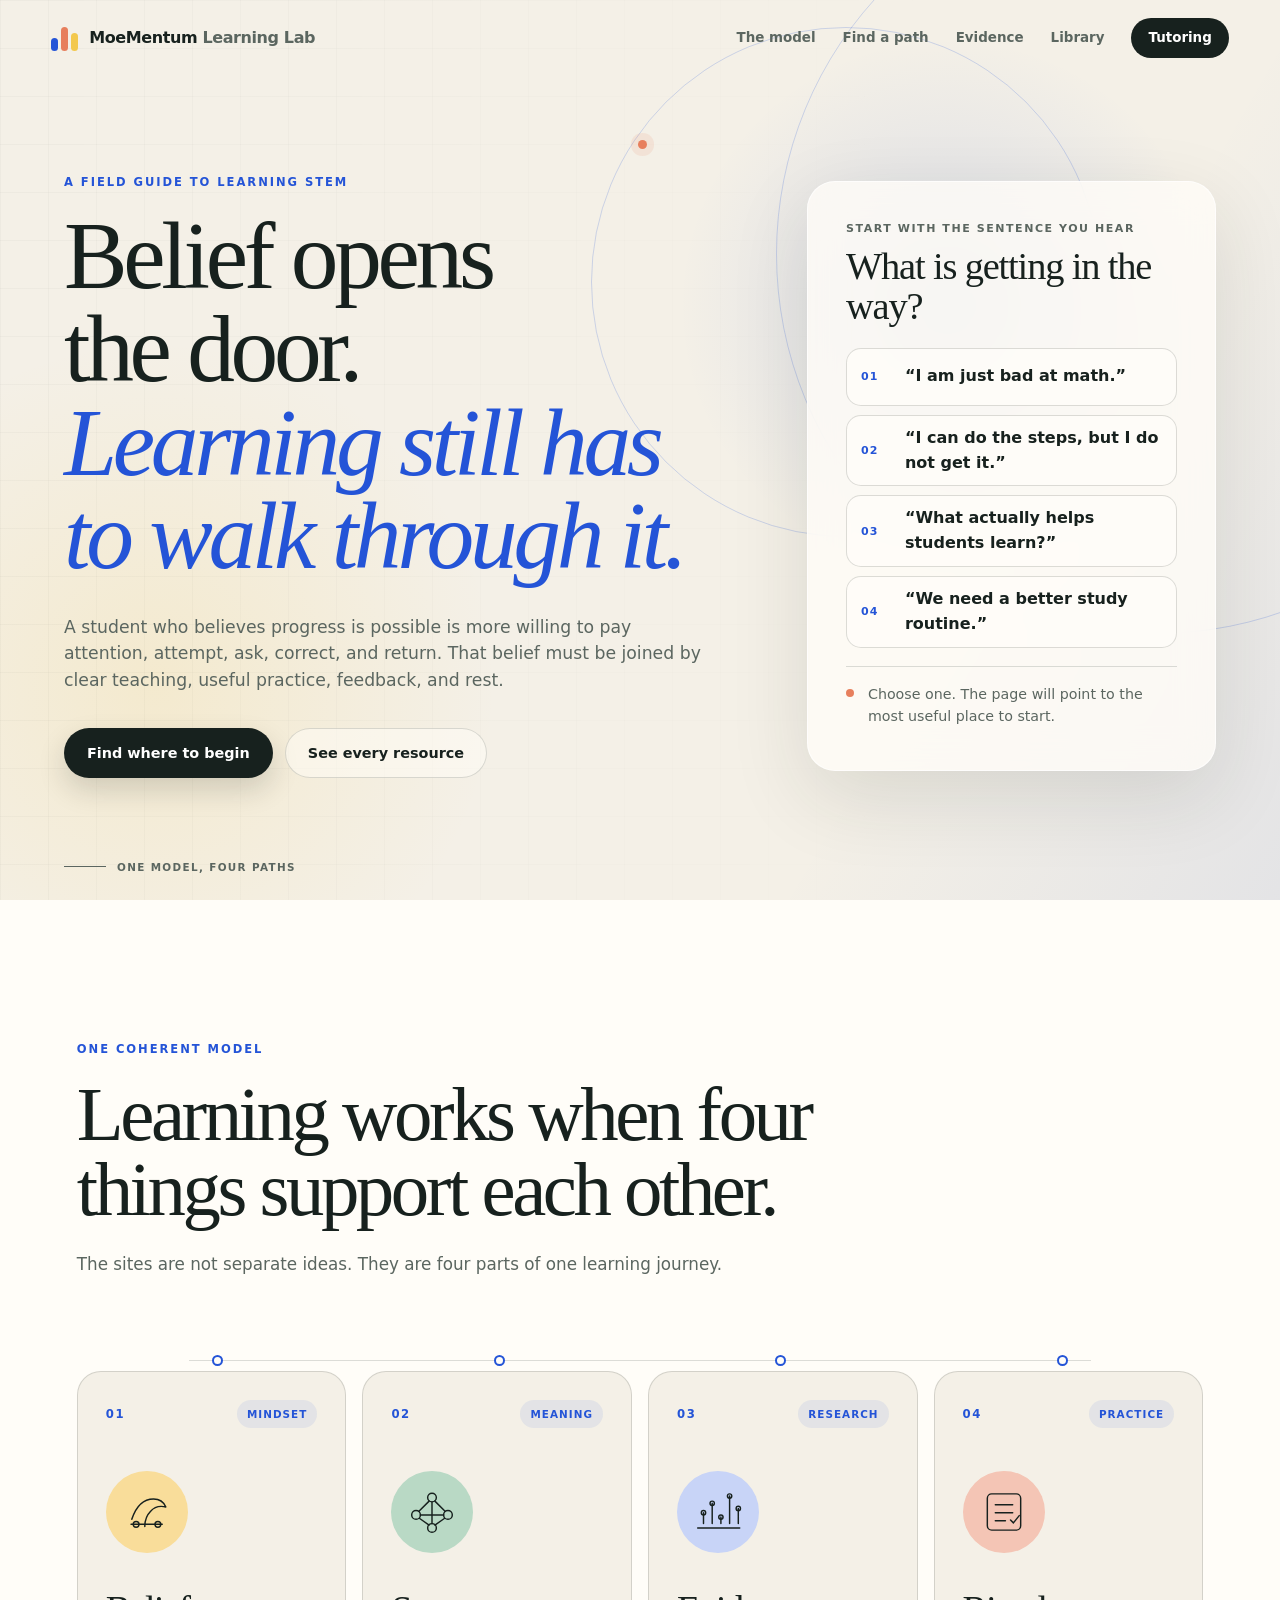
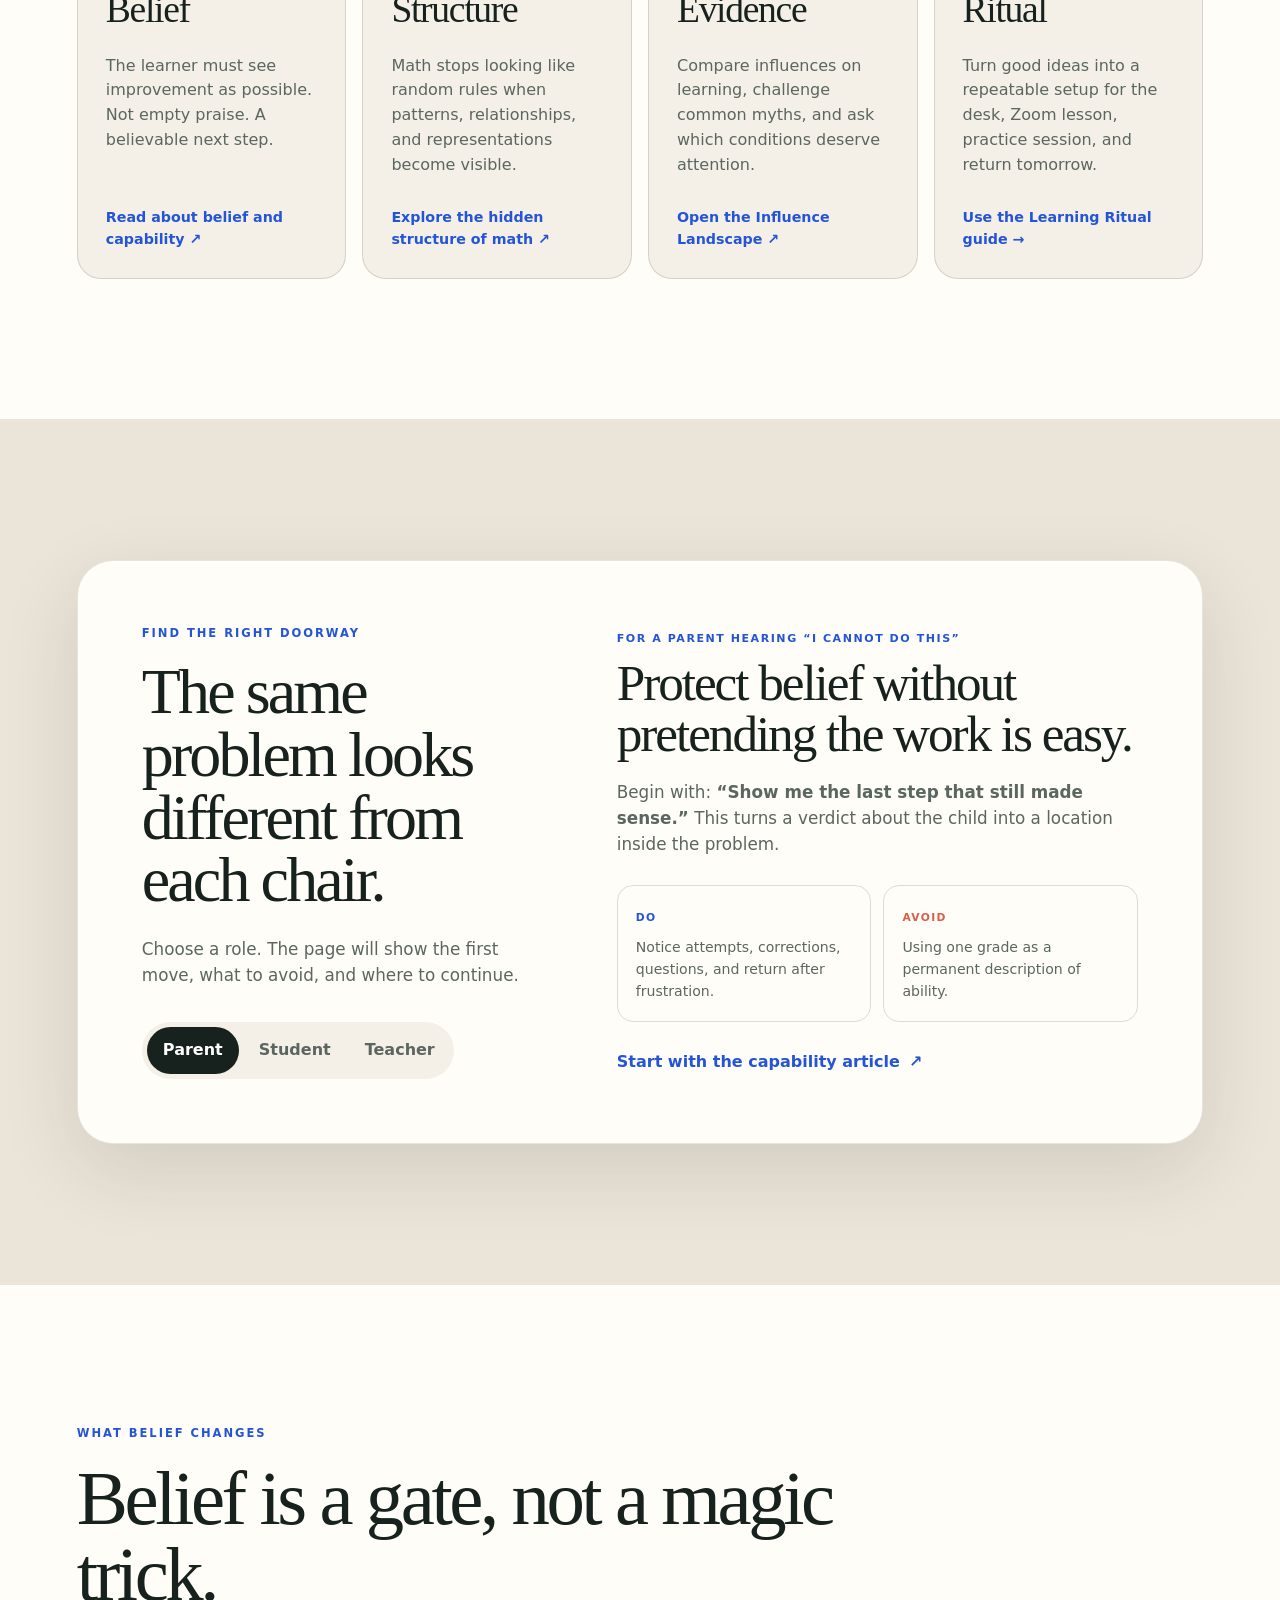
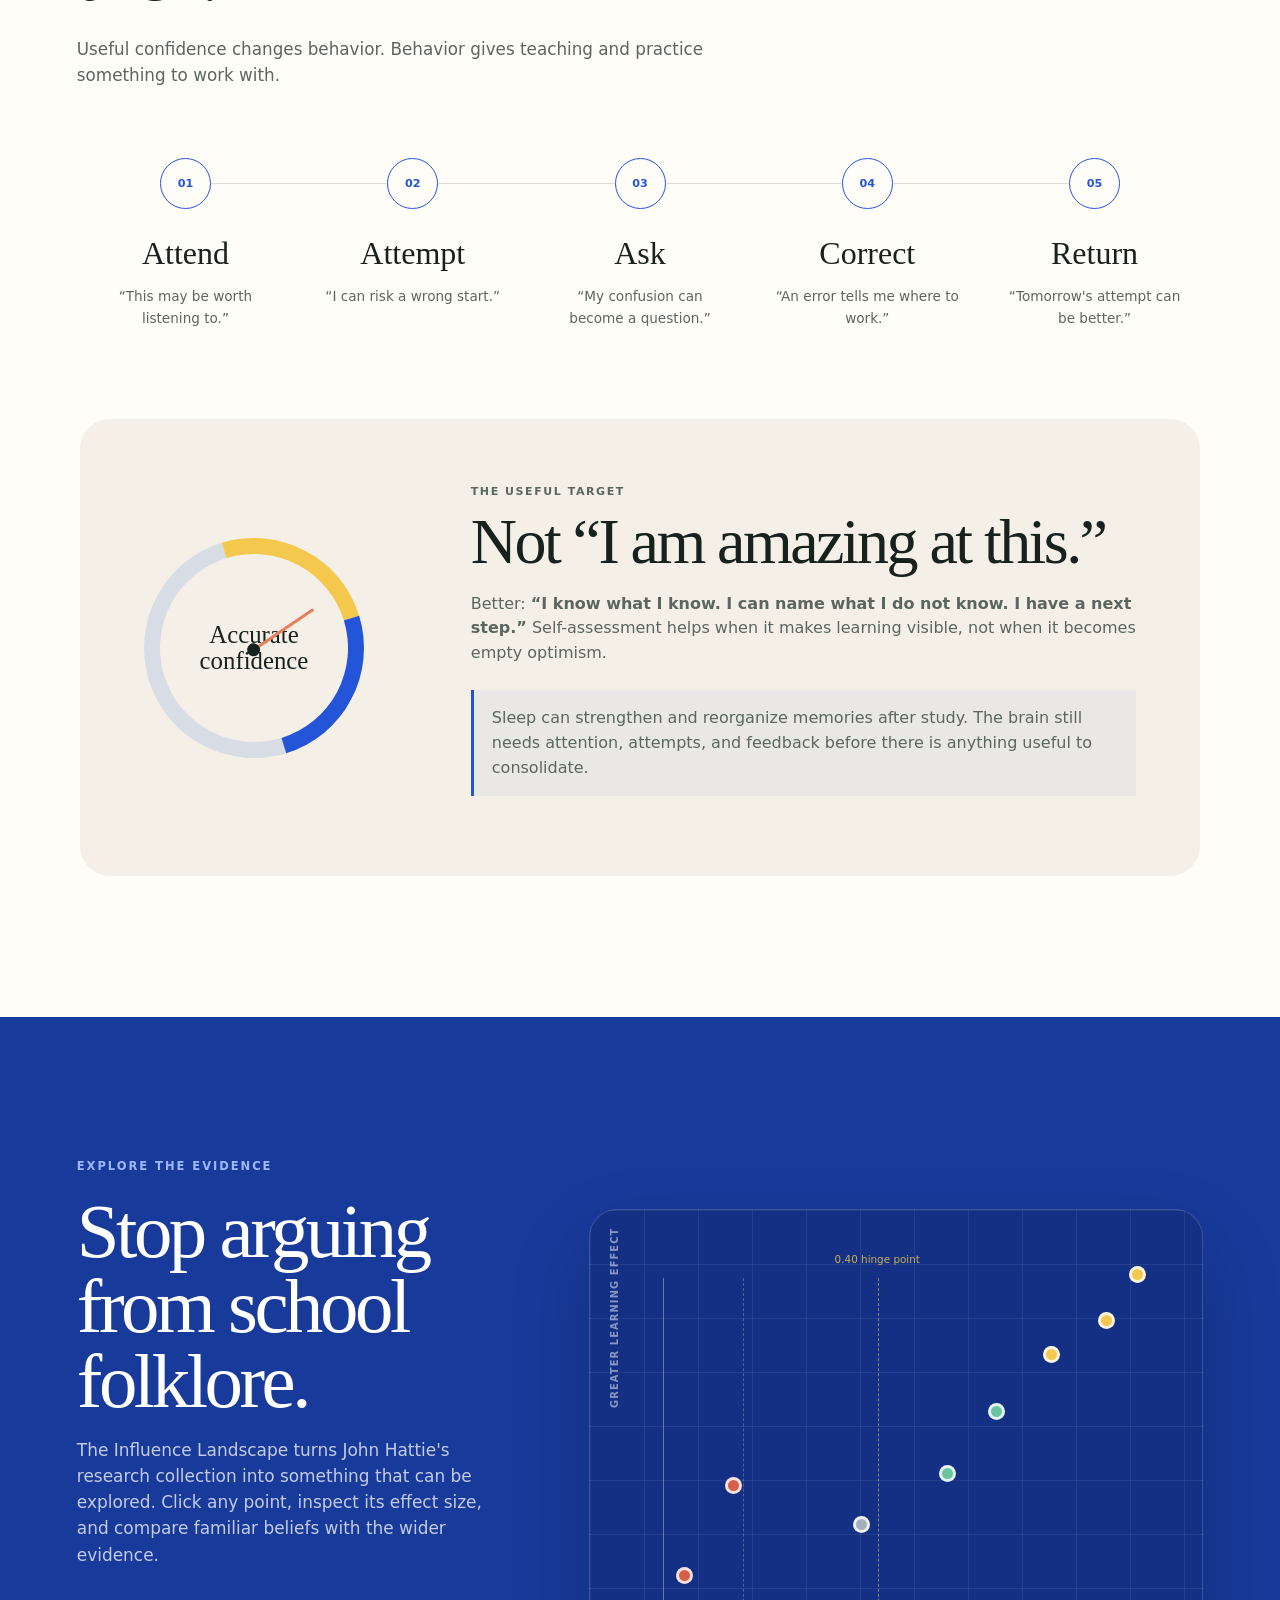
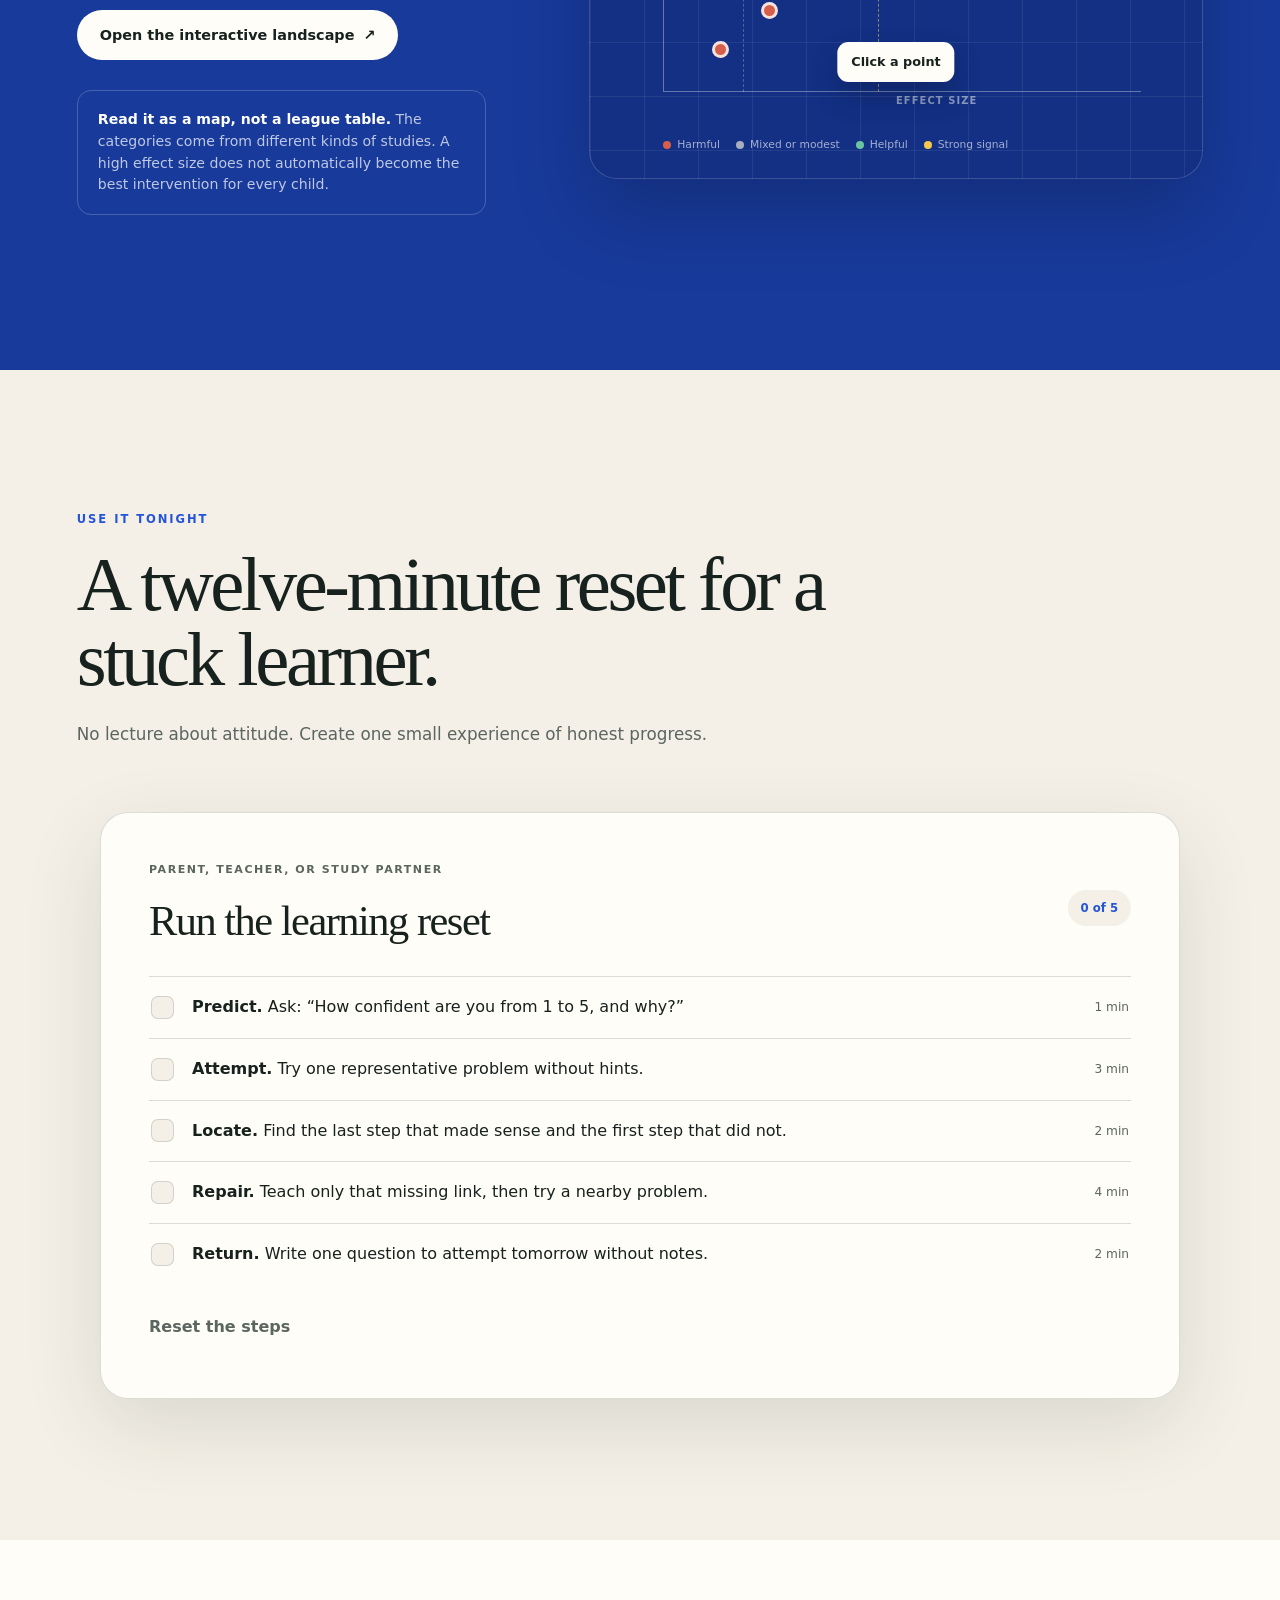
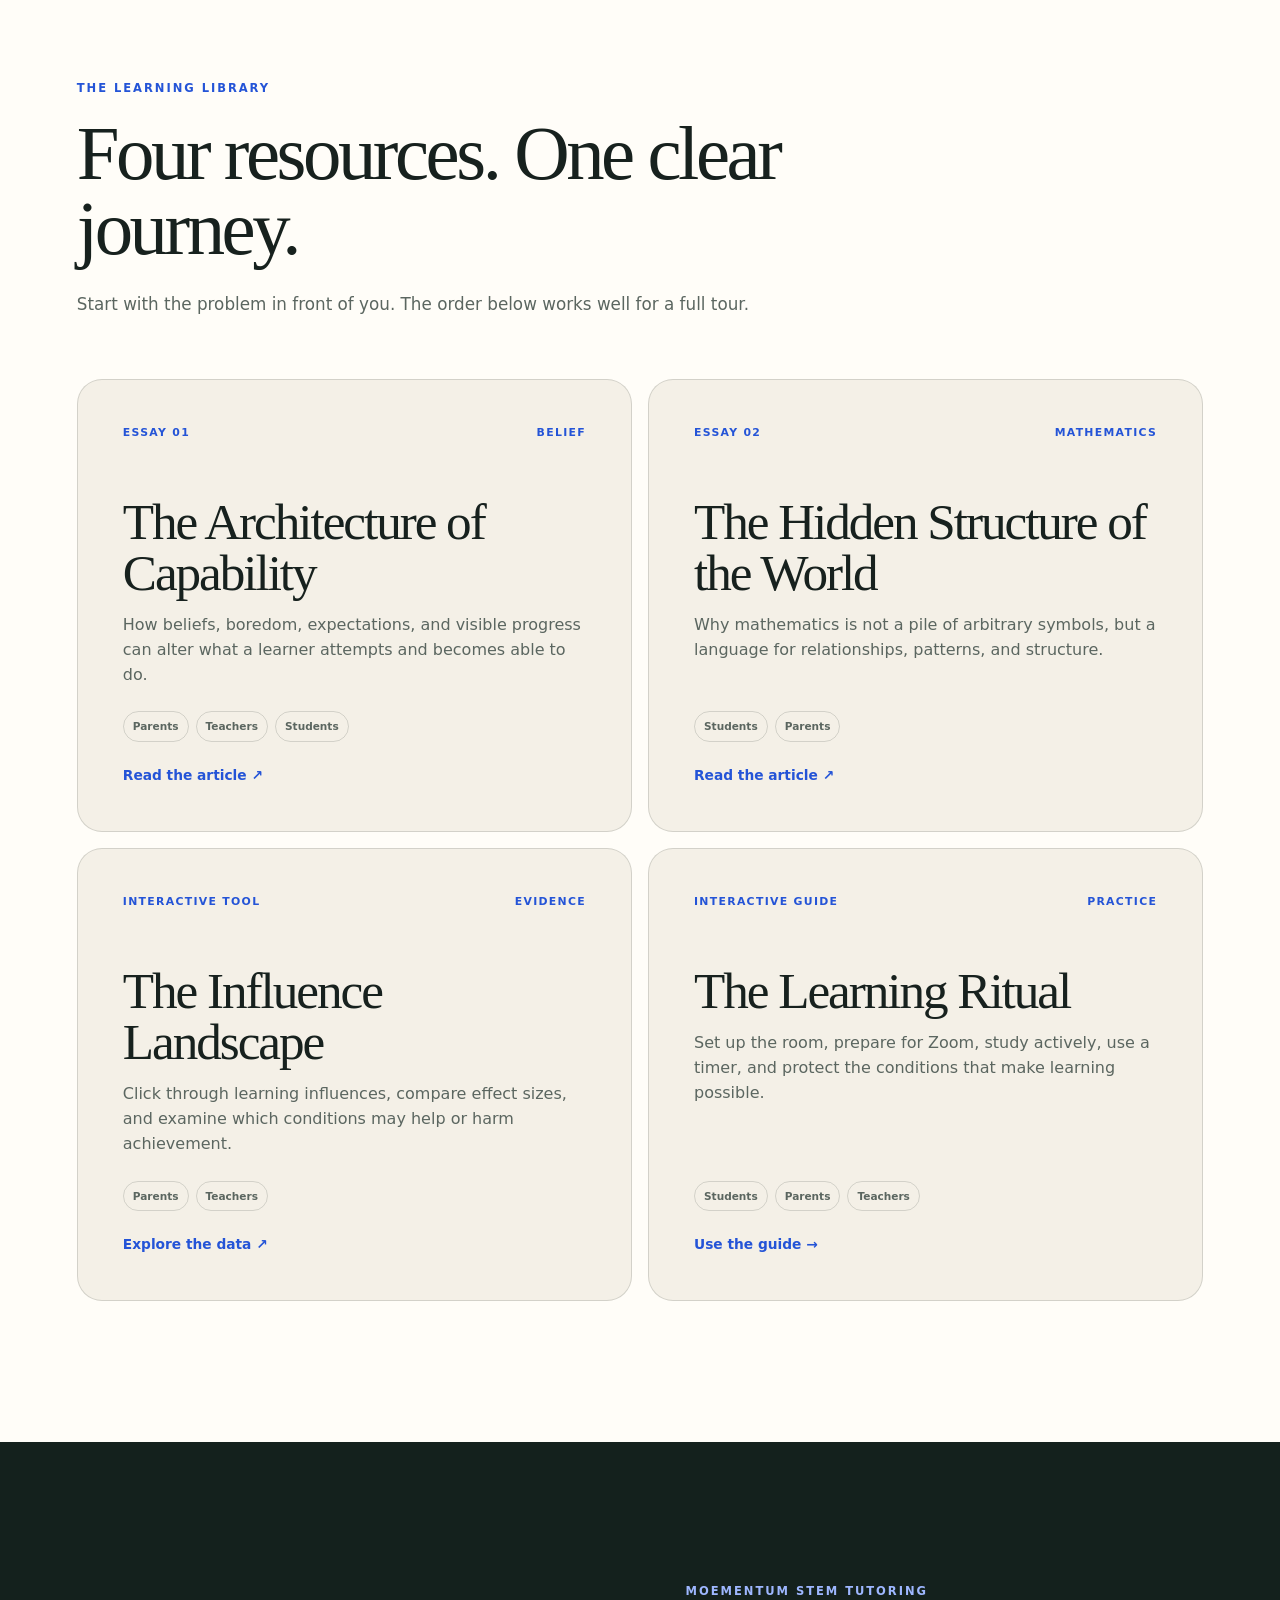
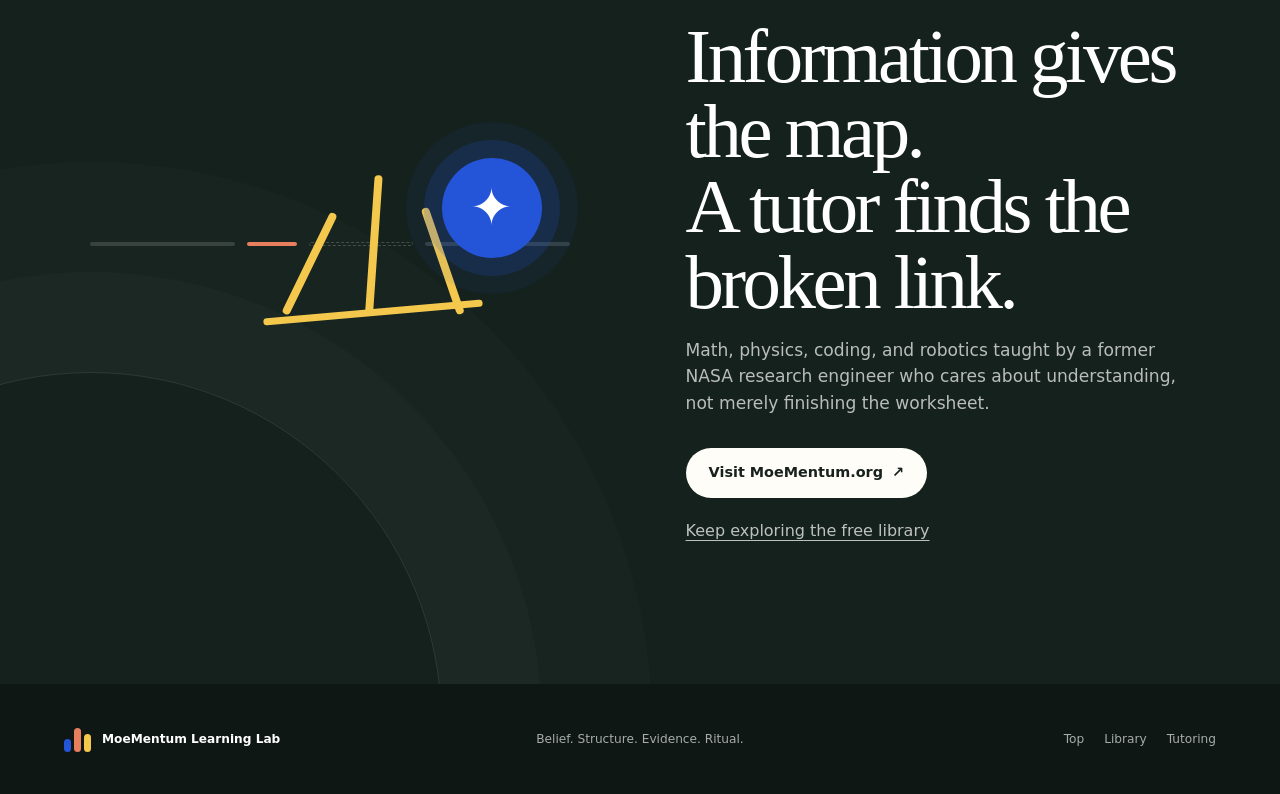
<file: index.html>
<!doctype html>
<html lang="en">
<head>
  <meta charset="utf-8">
  <meta name="viewport" content="width=device-width, initial-scale=1">
  <meta name="description" content="A clear starting point for parents, students, and teachers who want to understand how STEM learning works and what to do next.">
  <meta name="theme-color" content="#f4f0e7">
  <title>MoeMentum Learning Lab | How Learning Works</title>
  <link rel="stylesheet" href="styles.css">
  <script src="script.js" defer></script>
</head>
<body>
  <a class="skip-link" href="#main">Skip to the learning guide</a>

  <header class="site-header" data-header>
    <a class="brand" href="#top" aria-label="MoeMentum Learning Lab home">
      <span class="brand-mark" aria-hidden="true"><i></i><i></i><i></i></span>
      <span>MoeMentum <b>Learning Lab</b></span>
    </a>

    <nav class="desktop-nav" aria-label="Primary navigation">
      <a href="#model">The model</a>
      <a href="#path">Find a path</a>
      <a href="#evidence">Evidence</a>
      <a href="#library">Library</a>
      <a class="nav-cta" href="https://moementum.org">Tutoring</a>
    </nav>

    <button class="menu-button" type="button" aria-label="Open menu" aria-expanded="false" data-menu-button>
      <span></span><span></span>
    </button>
  </header>

  <div class="mobile-menu" data-mobile-menu hidden>
    <a href="#model">The model</a>
    <a href="#path">Find a path</a>
    <a href="#evidence">Evidence</a>
    <a href="#library">Library</a>
    <a href="https://moementum.org">STEM tutoring</a>
  </div>

  <main id="main">
    <section class="hero" id="top">
      <div class="hero-grid" aria-hidden="true"></div>
      <div class="orbit orbit-one" aria-hidden="true"></div>
      <div class="orbit orbit-two" aria-hidden="true"></div>

      <div class="hero-copy reveal">
        <p class="eyebrow">A field guide to learning STEM</p>
        <h1>Belief opens<br>the door.<br><em>Learning still has to walk through it.</em></h1>
        <p class="hero-intro">A student who believes progress is possible is more willing to pay attention, attempt, ask, correct, and return. That belief must be joined by clear teaching, useful practice, feedback, and rest.</p>
        <div class="hero-actions">
          <a class="button button-primary" href="#path">Find where to begin</a>
          <a class="button button-quiet" href="#library">See every resource</a>
        </div>
      </div>

      <aside class="signal-card reveal" style="--delay:120ms" aria-labelledby="signal-title">
        <p class="card-label">Start with the sentence you hear</p>
        <h2 id="signal-title">What is getting in the way?</h2>
        <div class="signal-options" data-signal-options>
          <button type="button" data-signal="belief"><span>01</span>“I am just bad at math.”</button>
          <button type="button" data-signal="structure"><span>02</span>“I can do the steps, but I do not get it.”</button>
          <button type="button" data-signal="evidence"><span>03</span>“What actually helps students learn?”</button>
          <button type="button" data-signal="ritual"><span>04</span>“We need a better study routine.”</button>
        </div>
        <div class="signal-result" data-signal-result aria-live="polite">
          <span class="result-dot"></span>
          <p>Choose one. The page will point to the most useful place to start.</p>
        </div>
      </aside>

      <div class="scroll-note" aria-hidden="true"><span></span>One model, four paths</div>
    </section>

    <section class="section model-section" id="model">
      <div class="section-heading reveal">
        <p class="eyebrow">One coherent model</p>
        <h2>Learning works when four things support each other.</h2>
        <p>The sites are not separate ideas. They are four parts of one learning journey.</p>
      </div>

      <div class="model-line reveal" aria-hidden="true">
        <span></span><span></span><span></span><span></span>
      </div>

      <div class="model-grid">
        <article class="model-card reveal" id="card-belief" data-resource-card="belief">
          <div class="model-top"><span class="model-number">01</span><span class="model-tag">Mindset</span></div>
          <div class="model-icon belief-icon" aria-hidden="true">
            <svg viewBox="0 0 80 80"><path d="M19 50c6-18 16-28 30-28 8 0 14 4 17 11-9-2-16 0-21 6-5 5-8 12-8 21"/><path d="M18 57h43"/><circle cx="25" cy="57" r="4"/><circle cx="55" cy="57" r="4"/></svg>
          </div>
          <h3>Belief</h3>
          <p>The learner must see improvement as possible. Not empty praise. A believable next step.</p>
          <a href="https://meteorinca.github.io/howlearn/post.html?id=arc-0001">Read about belief and capability <span aria-hidden="true">↗</span></a>
        </article>

        <article class="model-card reveal" id="card-structure" data-resource-card="structure" style="--delay:70ms">
          <div class="model-top"><span class="model-number">02</span><span class="model-tag">Meaning</span></div>
          <div class="model-icon structure-icon" aria-hidden="true">
            <svg viewBox="0 0 80 80"><circle cx="18" cy="44" r="6"/><circle cx="40" cy="20" r="6"/><circle cx="62" cy="44" r="6"/><circle cx="40" cy="62" r="6"/><path d="M22 39 36 25M44 25l14 14M57 49 44 58M36 58 23 49M24 44h32M40 26v30"/></svg>
          </div>
          <h3>Structure</h3>
          <p>Math stops looking like random rules when patterns, relationships, and representations become visible.</p>
          <a href="https://meteorinca.github.io/howlearn/post.html?id=arc-0002">Explore the hidden structure of math <span aria-hidden="true">↗</span></a>
        </article>

        <article class="model-card reveal" id="card-evidence" data-resource-card="evidence" style="--delay:140ms">
          <div class="model-top"><span class="model-number">03</span><span class="model-tag">Research</span></div>
          <div class="model-icon evidence-icon" aria-hidden="true">
            <svg viewBox="0 0 80 80"><path d="M12 62h58M20 56V41M32 56V28M44 56V47M56 56V18M68 56V35"/><circle cx="20" cy="41" r="3"/><circle cx="32" cy="28" r="3"/><circle cx="44" cy="47" r="3"/><circle cx="56" cy="18" r="3"/><circle cx="68" cy="35" r="3"/></svg>
          </div>
          <h3>Evidence</h3>
          <p>Compare influences on learning, challenge common myths, and ask which conditions deserve attention.</p>
          <a href="https://meteorinca.github.io/influencelist/">Open the Influence Landscape <span aria-hidden="true">↗</span></a>
        </article>

        <article class="model-card reveal" id="card-ritual" data-resource-card="ritual" style="--delay:210ms">
          <div class="model-top"><span class="model-number">04</span><span class="model-tag">Practice</span></div>
          <div class="model-icon ritual-icon" aria-hidden="true">
            <svg viewBox="0 0 80 80"><rect x="17" y="15" width="46" height="50" rx="6"/><path d="M28 30h24M28 41h24M28 52h14"/><path d="m49 51 4 4 8-10"/></svg>
          </div>
          <h3>Ritual</h3>
          <p>Turn good ideas into a repeatable setup for the desk, Zoom lesson, practice session, and return tomorrow.</p>
          <a href="study-guide/index.html">Use the Learning Ritual guide <span aria-hidden="true">→</span></a>
        </article>
      </div>
    </section>

    <section class="section path-section" id="path">
      <div class="path-shell reveal">
        <div class="path-intro">
          <p class="eyebrow">Find the right doorway</p>
          <h2>The same problem looks different from each chair.</h2>
          <p>Choose a role. The page will show the first move, what to avoid, and where to continue.</p>

          <div class="role-tabs" role="tablist" aria-label="Choose your role">
            <button type="button" class="active" role="tab" aria-selected="true" data-role="parent">Parent</button>
            <button type="button" role="tab" aria-selected="false" data-role="student">Student</button>
            <button type="button" role="tab" aria-selected="false" data-role="teacher">Teacher</button>
          </div>
        </div>

        <div class="role-panels">
          <article class="role-panel" data-role-panel="parent">
            <p class="panel-kicker">For a parent hearing “I cannot do this”</p>
            <h3>Protect belief without pretending the work is easy.</h3>
            <p>Begin with: <strong>“Show me the last step that still made sense.”</strong> This turns a verdict about the child into a location inside the problem.</p>
            <div class="do-dont">
              <div><span>Do</span><p>Notice attempts, corrections, questions, and return after frustration.</p></div>
              <div><span>Avoid</span><p>Using one grade as a permanent description of ability.</p></div>
            </div>
            <a class="path-link" href="https://meteorinca.github.io/howlearn/post.html?id=arc-0001">Start with the capability article <span>↗</span></a>
          </article>

          <article class="role-panel" data-role-panel="student" hidden>
            <p class="panel-kicker">For a student facing a wall</p>
            <h3>You do not need confidence before you begin.</h3>
            <p>You need a next move small enough to attempt. Draw it, use smaller numbers, find an example, or explain the exact point where the idea became unclear.</p>
            <div class="do-dont">
              <div><span>Do</span><p>Make confusion precise: “Why did the denominator stay the same?”</p></div>
              <div><span>Avoid</span><p>Reading the solution until it merely feels familiar.</p></div>
            </div>
            <a class="path-link" href="study-guide/index.html#practice">Start a study ritual <span>→</span></a>
          </article>

          <article class="role-panel" data-role-panel="teacher" hidden>
            <p class="panel-kicker">For a teacher rebuilding engagement</p>
            <h3>Motivation is not a speech. It is visible progress.</h3>
            <p>Give the student a task they can enter, expose the missing link, teach that link clearly, then let them succeed on a nearby problem.</p>
            <div class="do-dont">
              <div><span>Do</span><p>Ask the learner to predict, attempt, compare, explain, and revise.</p></div>
              <div><span>Avoid</span><p>Confusing fast answers with deep understanding.</p></div>
            </div>
            <a class="path-link" href="https://meteorinca.github.io/influencelist/">Inspect the research landscape <span>↗</span></a>
          </article>
        </div>
      </div>
    </section>

    <section class="section belief-section" id="belief">
      <div class="section-heading reveal">
        <p class="eyebrow">What belief changes</p>
        <h2>Belief is a gate, not a magic trick.</h2>
        <p>Useful confidence changes behavior. Behavior gives teaching and practice something to work with.</p>
      </div>

      <div class="behavior-track reveal">
        <article><span>01</span><h3>Attend</h3><p>“This may be worth listening to.”</p></article>
        <article><span>02</span><h3>Attempt</h3><p>“I can risk a wrong start.”</p></article>
        <article><span>03</span><h3>Ask</h3><p>“My confusion can become a question.”</p></article>
        <article><span>04</span><h3>Correct</h3><p>“An error tells me where to work.”</p></article>
        <article><span>05</span><h3>Return</h3><p>“Tomorrow's attempt can be better.”</p></article>
      </div>

      <div class="confidence-note reveal">
        <div class="confidence-dial" aria-hidden="true">
          <span class="dial-ring"></span>
          <span class="dial-hand"></span>
          <b>Accurate<br>confidence</b>
        </div>
        <div>
          <p class="card-label">The useful target</p>
          <h3>Not “I am amazing at this.”</h3>
          <p>Better: <strong>“I know what I know. I can name what I do not know. I have a next step.”</strong> Self-assessment helps when it makes learning visible, not when it becomes empty optimism.</p>
          <p class="sleep-note">Sleep can strengthen and reorganize memories after study. The brain still needs attention, attempts, and feedback before there is anything useful to consolidate.</p>
        </div>
      </div>
    </section>

    <section class="section evidence-section" id="evidence">
      <div class="evidence-layout">
        <div class="evidence-copy reveal">
          <p class="eyebrow light">Explore the evidence</p>
          <h2>Stop arguing from school folklore.</h2>
          <p>The Influence Landscape turns John Hattie's research collection into something that can be explored. Click any point, inspect its effect size, and compare familiar beliefs with the wider evidence.</p>
          <a class="button button-light" href="https://meteorinca.github.io/influencelist/">Open the interactive landscape <span>↗</span></a>
          <p class="evidence-caution"><strong>Read it as a map, not a league table.</strong> The categories come from different kinds of studies. A high effect size does not automatically become the best intervention for every child.</p>
        </div>

        <div class="scatter-card reveal" style="--delay:100ms" aria-label="Illustration of positive and negative influences on learning">
          <div class="scatter-axis axis-y"><span>Greater learning effect</span></div>
          <div class="scatter-axis axis-x"><span>Effect size</span></div>
          <div class="zero-line"></div>
          <div class="hinge-line"><span>0.40 hinge point</span></div>
          <button class="dot harmful d1" type="button" data-dot-label="Boredom" aria-label="Boredom"></button>
          <button class="dot harmful d2" type="button" data-dot-label="Grade retention" aria-label="Grade retention"></button>
          <button class="dot harmful d3" type="button" data-dot-label="Mobility" aria-label="Mobility"></button>
          <button class="dot harmful d4" type="button" data-dot-label="Excess television" aria-label="Excess television"></button>
          <button class="dot middle d5" type="button" data-dot-label="Homework, depending on age and design" aria-label="Homework"></button>
          <button class="dot positive d6" type="button" data-dot-label="Teacher clarity" aria-label="Teacher clarity"></button>
          <button class="dot positive d7" type="button" data-dot-label="Feedback" aria-label="Feedback"></button>
          <button class="dot strong d8" type="button" data-dot-label="Needs-based learning support" aria-label="Needs-based learning support"></button>
          <button class="dot strong d9" type="button" data-dot-label="Piagetian programs" aria-label="Piagetian programs"></button>
          <button class="dot strong d10" type="button" data-dot-label="Student expectations and self-reported grades" aria-label="Student expectations and self-reported grades"></button>
          <div class="dot-tooltip" data-dot-tooltip>Click a point</div>
          <div class="scatter-legend"><span><i class="harmful"></i>Harmful</span><span><i class="middle"></i>Mixed or modest</span><span><i class="positive"></i>Helpful</span><span><i class="strong"></i>Strong signal</span></div>
        </div>
      </div>
    </section>

    <section class="section tonight-section" id="tonight">
      <div class="section-heading reveal">
        <p class="eyebrow">Use it tonight</p>
        <h2>A twelve-minute reset for a stuck learner.</h2>
        <p>No lecture about attitude. Create one small experience of honest progress.</p>
      </div>

      <div class="reset-card reveal">
        <div class="reset-head">
          <div><p class="card-label">Parent, teacher, or study partner</p><h3>Run the learning reset</h3></div>
          <div class="reset-progress" data-reset-progress>0 of 5</div>
        </div>
        <div class="reset-checks" data-checklist>
          <label><input type="checkbox"><span class="check-box"></span><span><b>Predict.</b> Ask: “How confident are you from 1 to 5, and why?”</span><em>1 min</em></label>
          <label><input type="checkbox"><span class="check-box"></span><span><b>Attempt.</b> Try one representative problem without hints.</span><em>3 min</em></label>
          <label><input type="checkbox"><span class="check-box"></span><span><b>Locate.</b> Find the last step that made sense and the first step that did not.</span><em>2 min</em></label>
          <label><input type="checkbox"><span class="check-box"></span><span><b>Repair.</b> Teach only that missing link, then try a nearby problem.</span><em>4 min</em></label>
          <label><input type="checkbox"><span class="check-box"></span><span><b>Return.</b> Write one question to attempt tomorrow without notes.</span><em>2 min</em></label>
        </div>
        <button class="reset-list-button" type="button" data-reset-list>Reset the steps</button>
      </div>
    </section>

    <section class="section library-section" id="library">
      <div class="section-heading reveal">
        <p class="eyebrow">The learning library</p>
        <h2>Four resources. One clear journey.</h2>
        <p>Start with the problem in front of you. The order below works well for a full tour.</p>
      </div>

      <div class="library-grid">
        <a class="library-card reveal" href="https://meteorinca.github.io/howlearn/post.html?id=arc-0001">
          <div class="library-meta"><span>Essay 01</span><span>Belief</span></div>
          <h3>The Architecture of Capability</h3>
          <p>How beliefs, boredom, expectations, and visible progress can alter what a learner attempts and becomes able to do.</p>
          <div class="audience"><span>Parents</span><span>Teachers</span><span>Students</span></div>
          <b>Read the article <i>↗</i></b>
        </a>

        <a class="library-card reveal" style="--delay:70ms" href="https://meteorinca.github.io/howlearn/post.html?id=arc-0002">
          <div class="library-meta"><span>Essay 02</span><span>Mathematics</span></div>
          <h3>The Hidden Structure of the World</h3>
          <p>Why mathematics is not a pile of arbitrary symbols, but a language for relationships, patterns, and structure.</p>
          <div class="audience"><span>Students</span><span>Parents</span></div>
          <b>Read the article <i>↗</i></b>
        </a>

        <a class="library-card reveal" style="--delay:140ms" href="https://meteorinca.github.io/influencelist/">
          <div class="library-meta"><span>Interactive tool</span><span>Evidence</span></div>
          <h3>The Influence Landscape</h3>
          <p>Click through learning influences, compare effect sizes, and examine which conditions may help or harm achievement.</p>
          <div class="audience"><span>Parents</span><span>Teachers</span></div>
          <b>Explore the data <i>↗</i></b>
        </a>

        <a class="library-card reveal" style="--delay:210ms" href="study-guide/index.html">
          <div class="library-meta"><span>Interactive guide</span><span>Practice</span></div>
          <h3>The Learning Ritual</h3>
          <p>Set up the room, prepare for Zoom, study actively, use a timer, and protect the conditions that make learning possible.</p>
          <div class="audience"><span>Students</span><span>Parents</span><span>Teachers</span></div>
          <b>Use the guide <i>→</i></b>
        </a>
      </div>
    </section>

    <section class="tutor-section" id="tutoring">
      <div class="tutor-art" aria-hidden="true">
        <div class="problem-line"><span></span><span></span><span></span><span></span></div>
        <div class="bridge"><i></i><i></i><i></i></div>
        <div class="answer-star">✦</div>
      </div>
      <div class="tutor-copy reveal">
        <p class="eyebrow light">MoeMentum STEM tutoring</p>
        <h2>Information gives the map.<br>A tutor finds the broken link.</h2>
        <p>Math, physics, coding, and robotics taught by a former NASA research engineer who cares about understanding, not merely finishing the worksheet.</p>
        <div class="tutor-actions">
          <a class="button button-light" href="https://moementum.org">Visit MoeMentum.org <span>↗</span></a>
          <a class="text-link-light" href="#library">Keep exploring the free library</a>
        </div>
      </div>
    </section>
  </main>

  <footer class="site-footer">
    <div class="footer-brand"><span class="brand-mark" aria-hidden="true"><i></i><i></i><i></i></span><b>MoeMentum Learning Lab</b></div>
    <p>Belief. Structure. Evidence. Ritual.</p>
    <nav aria-label="Footer navigation">
      <a href="#top">Top</a>
      <a href="#library">Library</a>
      <a href="https://moementum.org">Tutoring</a>
    </nav>
  </footer>
</body>
</html>
</file>
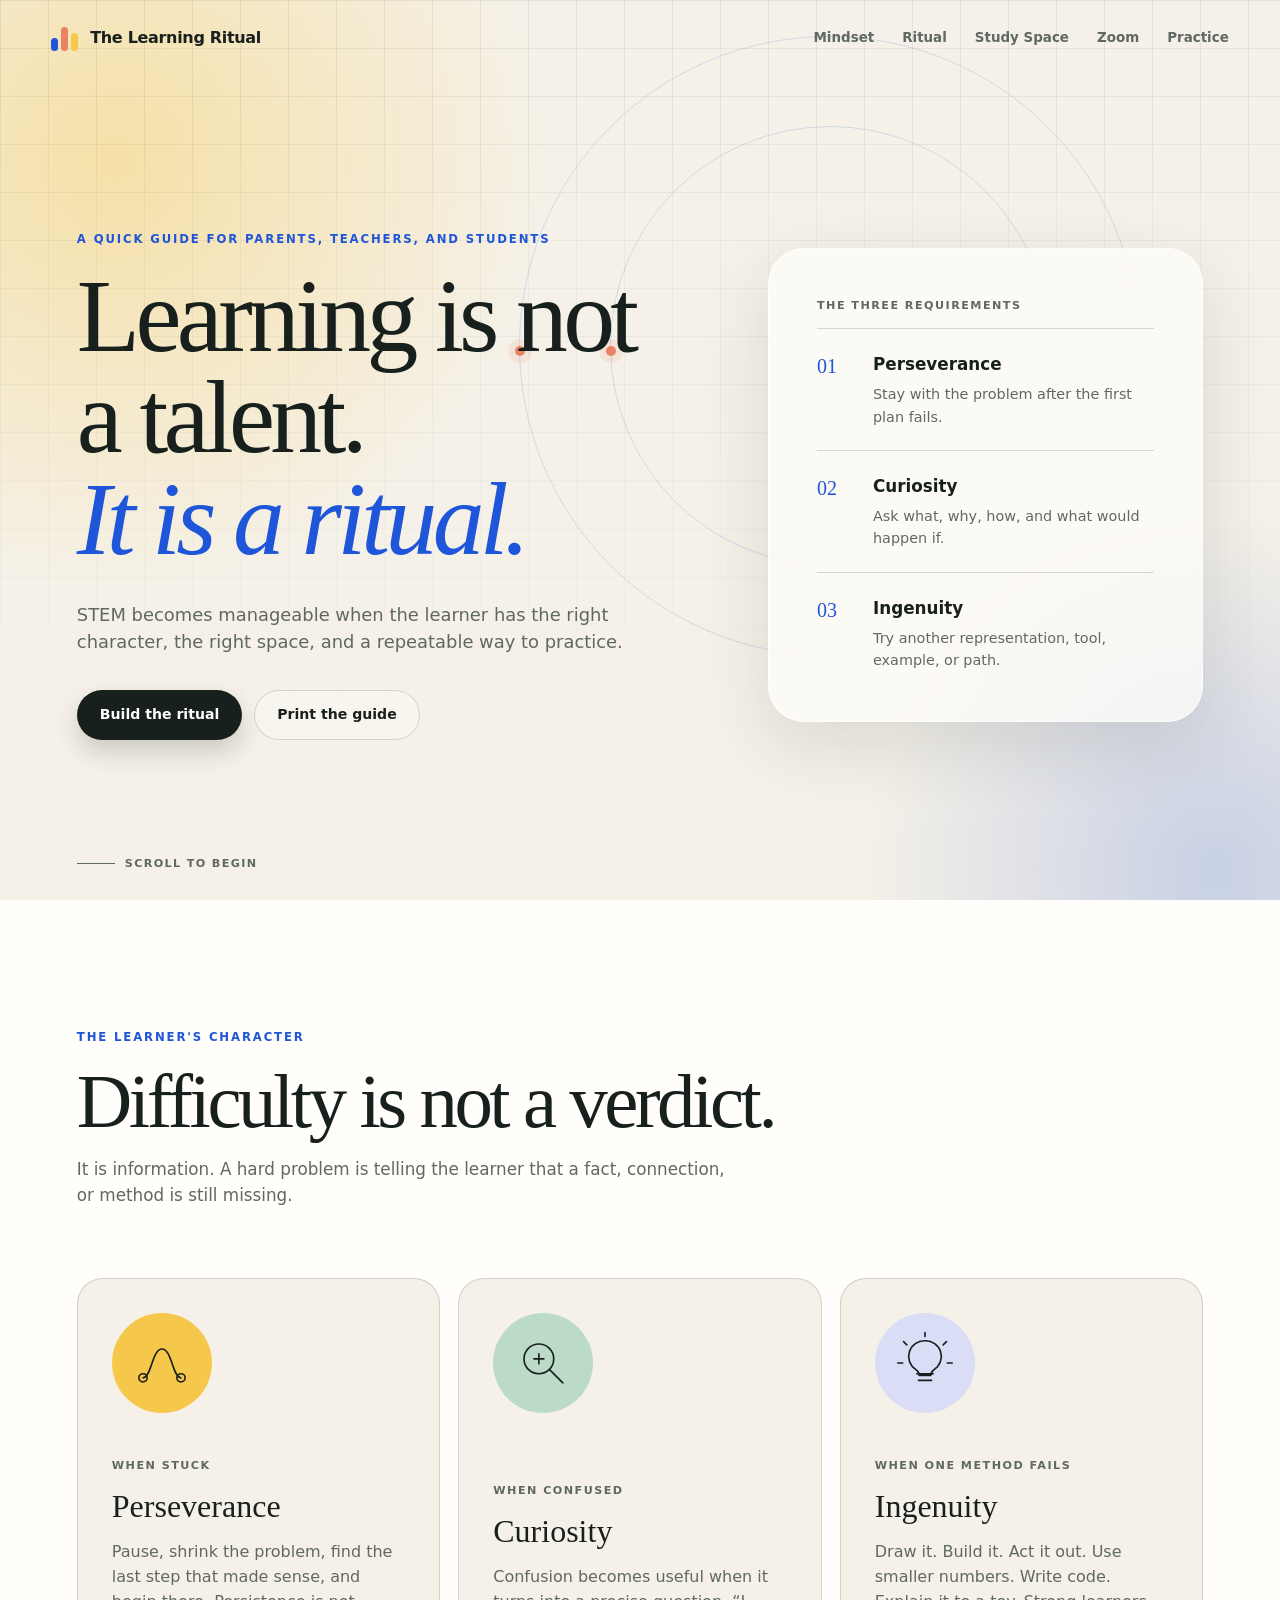
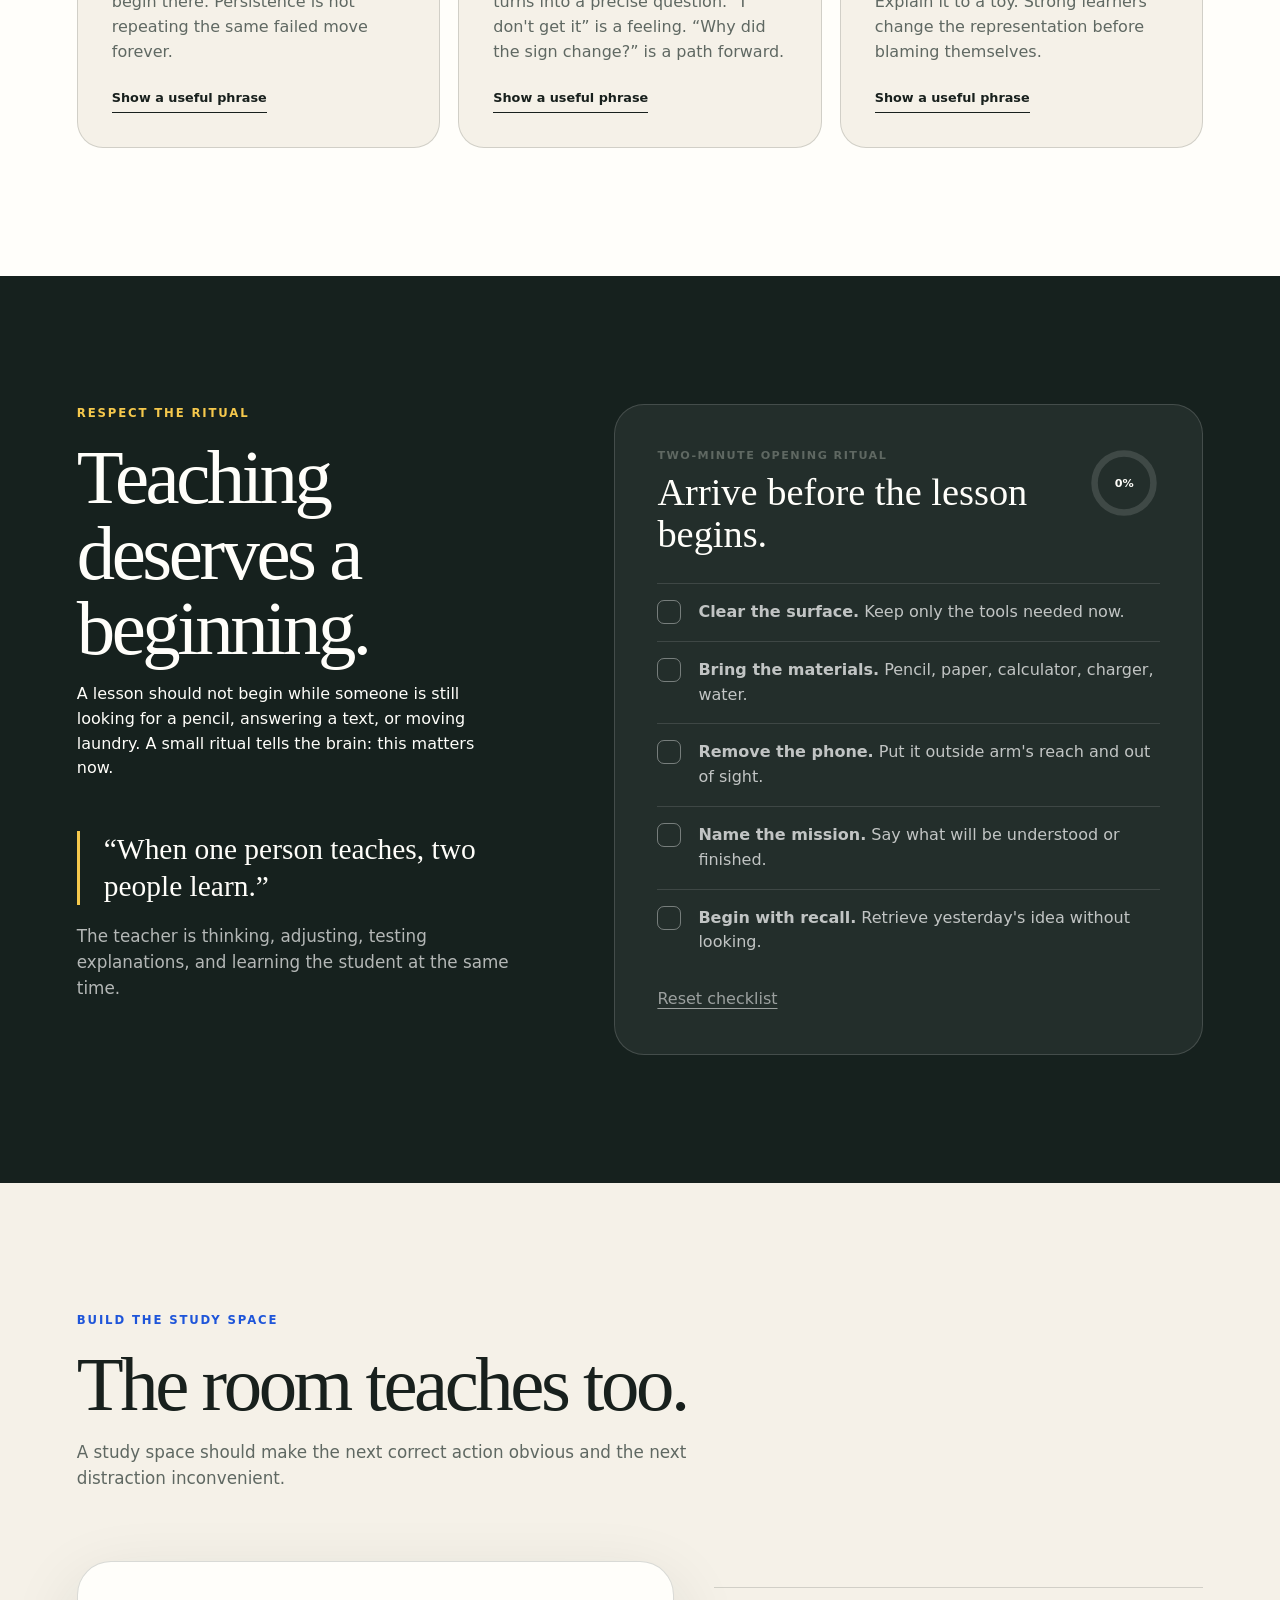
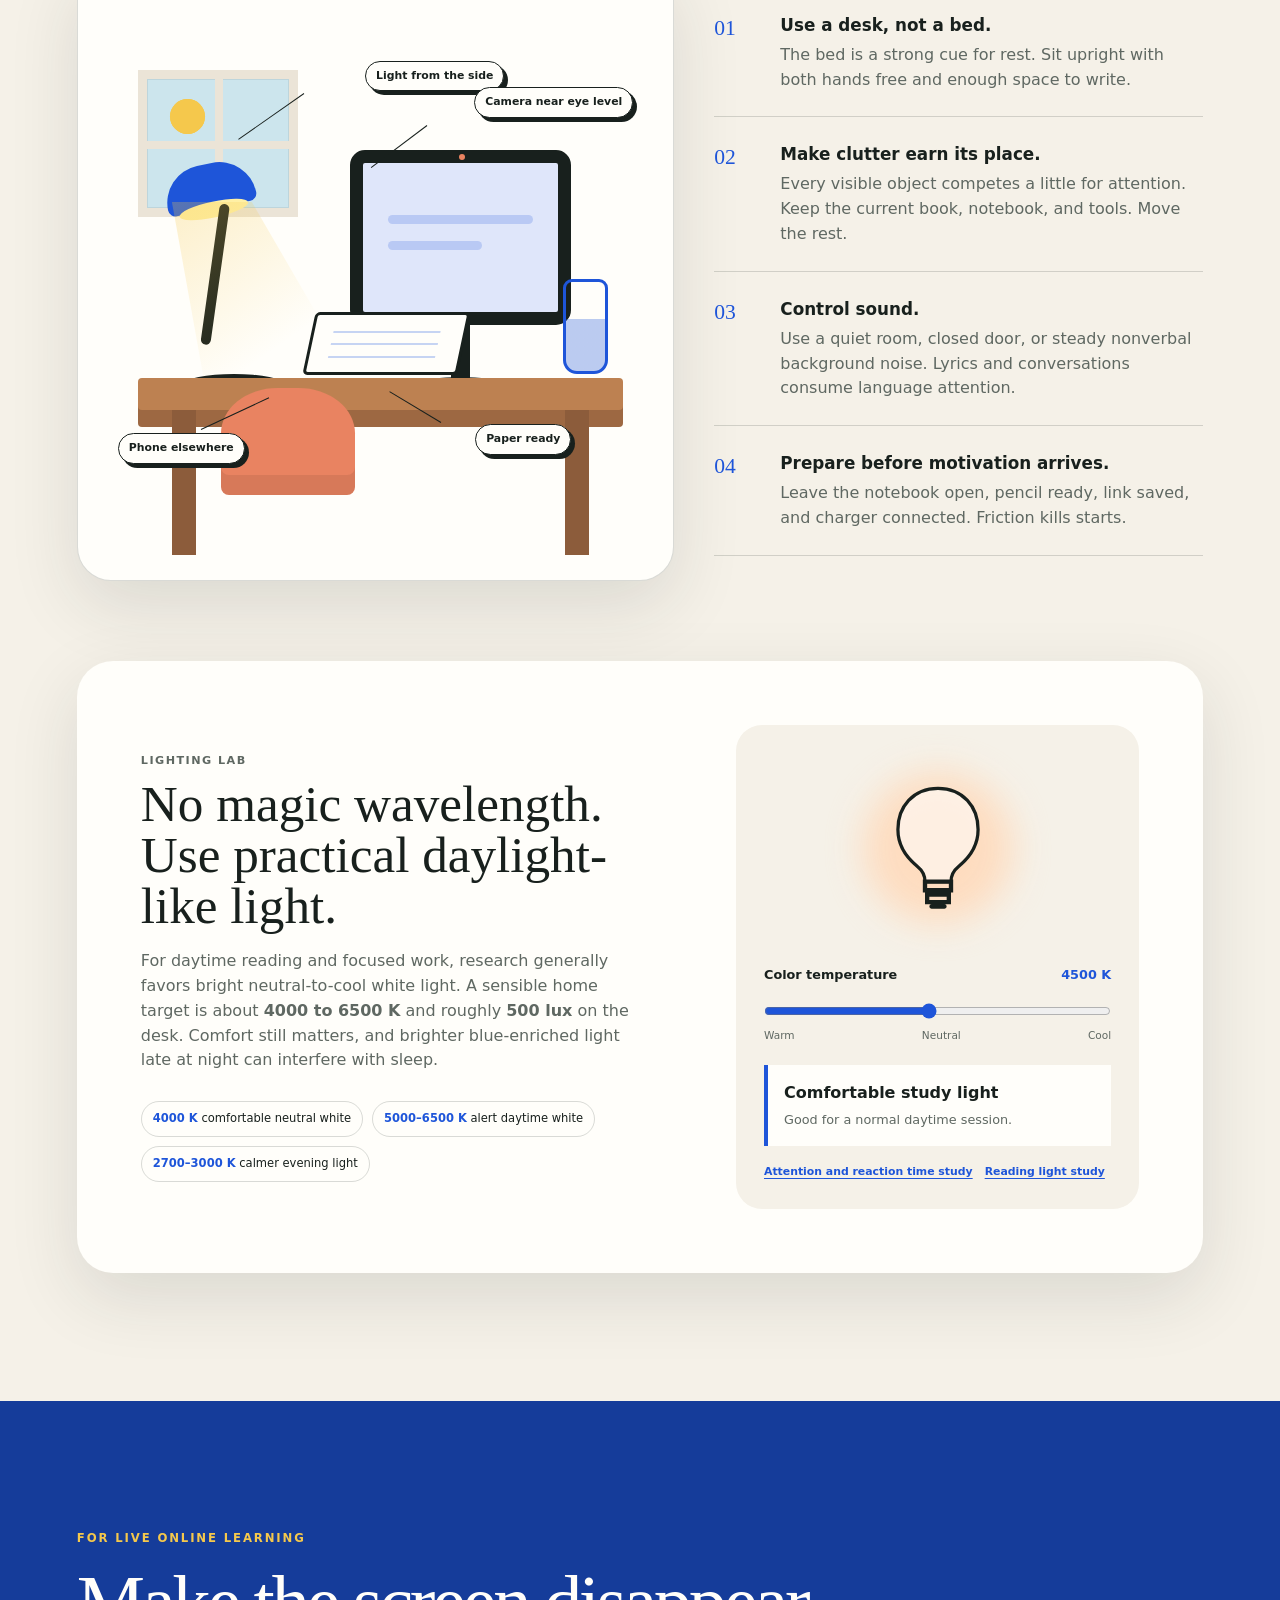
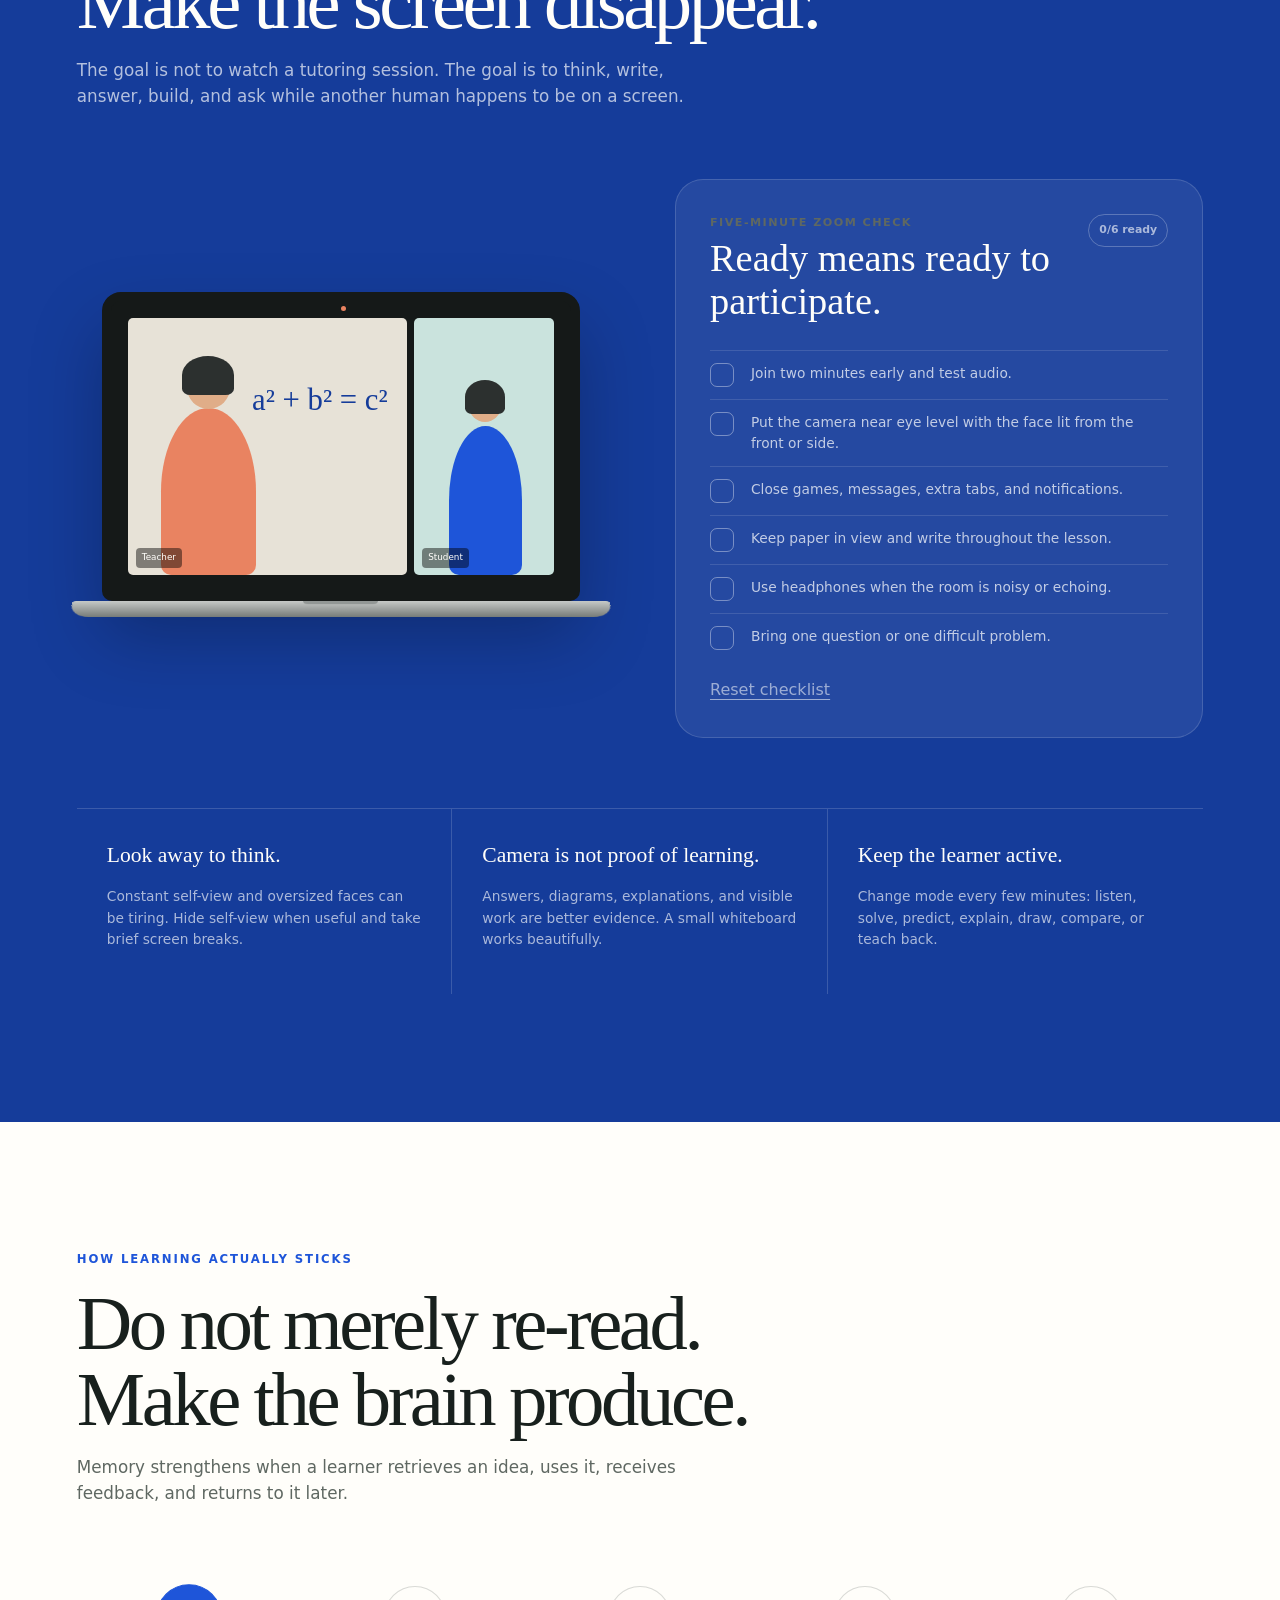
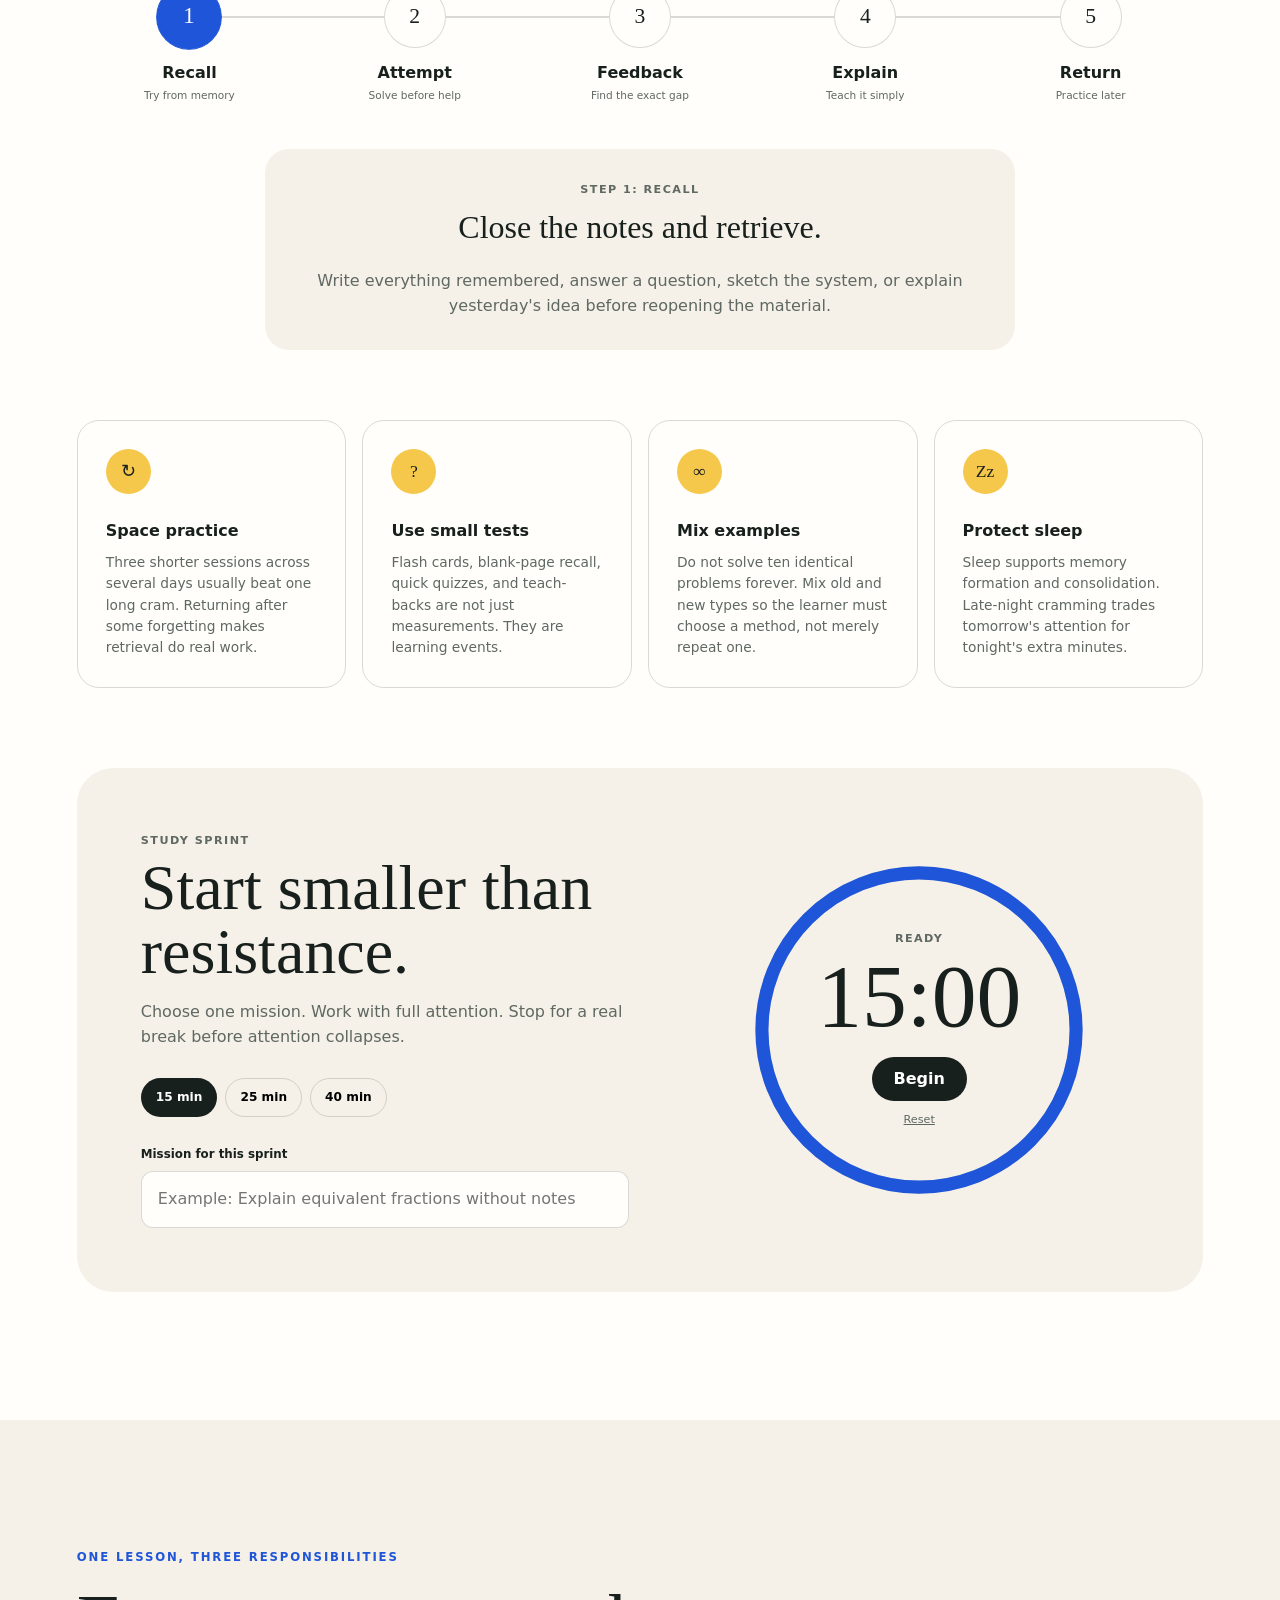
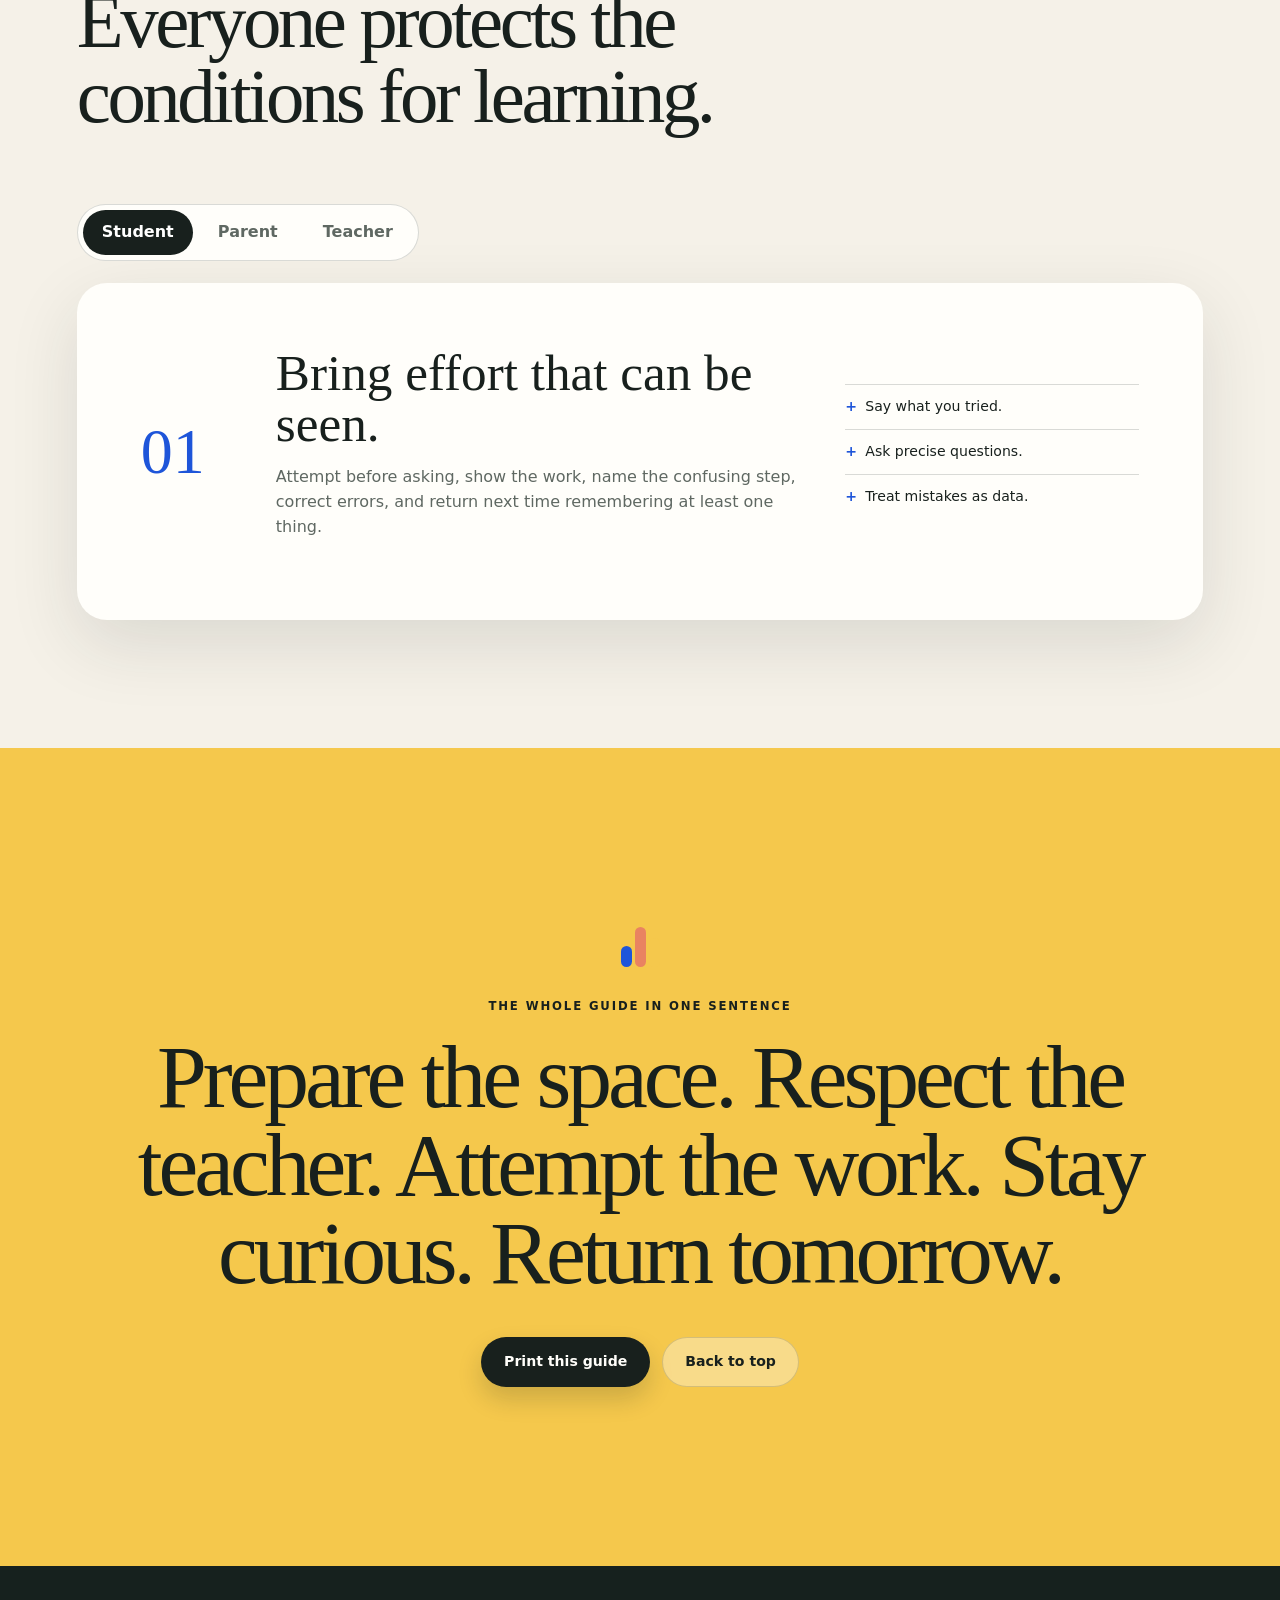
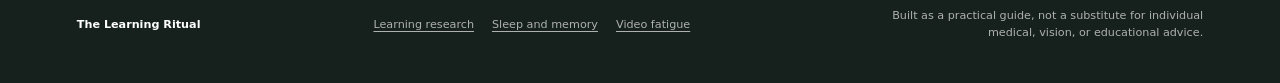
<file: study-guide/index.html>
<!doctype html>
<html lang="en">
<head>
  <meta charset="utf-8">
  <meta name="viewport" content="width=device-width, initial-scale=1">
  <meta name="description" content="A practical guide for parents, teachers, and students on how to study STEM and learn anything well.">
  <meta name="theme-color" content="#f5f1e8">
  <title>The Learning Ritual | A STEM Study Guide</title>
  <link rel="stylesheet" href="styles.css">
  <script src="script.js" defer></script>
</head>
<body>
  <a class="skip-link" href="#main">Skip to guide</a>

  <header class="site-header" data-header>
    <a class="brand" href="#top" aria-label="The Learning Ritual home">
      <span class="brand-mark" aria-hidden="true">
        <span></span><span></span><span></span>
      </span>
      <span>The Learning Ritual</span>
    </a>

    <nav class="desktop-nav" aria-label="Primary navigation">
      <a href="#pillars">Mindset</a>
      <a href="#ritual">Ritual</a>
      <a href="#space">Study Space</a>
      <a href="#zoom">Zoom</a>
      <a href="#practice">Practice</a>
    </nav>

    <button class="icon-button menu-button" type="button" aria-label="Open menu" aria-expanded="false" data-menu-button>
      <span></span><span></span>
    </button>
  </header>

  <div class="mobile-menu" data-mobile-menu hidden>
    <a href="#pillars">Mindset</a>
    <a href="#ritual">Ritual</a>
    <a href="#space">Study Space</a>
    <a href="#zoom">Zoom Learning</a>
    <a href="#practice">Practice</a>
  </div>

  <main id="main">
    <section class="hero" id="top">
      <div class="hero-grid" aria-hidden="true"></div>
      <div class="hero-orbit orbit-one" aria-hidden="true"></div>
      <div class="hero-orbit orbit-two" aria-hidden="true"></div>

      <div class="hero-copy reveal">
        <p class="eyebrow">A quick guide for parents, teachers, and students</p>
        <h1>Learning is not a talent.<br><em>It is a ritual.</em></h1>
        <p class="hero-intro">STEM becomes manageable when the learner has the right character, the right space, and a repeatable way to practice.</p>
        <div class="hero-actions">
          <a class="button button-primary" href="#ritual">Build the ritual</a>
          <button class="button button-quiet" type="button" data-print>Print the guide</button>
        </div>
      </div>

      <div class="hero-card reveal" style="--delay: 120ms">
        <p class="card-label">The three requirements</p>
        <div class="hero-pillars">
          <article>
            <span class="pillar-number">01</span>
            <h2>Perseverance</h2>
            <p>Stay with the problem after the first plan fails.</p>
          </article>
          <article>
            <span class="pillar-number">02</span>
            <h2>Curiosity</h2>
            <p>Ask what, why, how, and what would happen if.</p>
          </article>
          <article>
            <span class="pillar-number">03</span>
            <h2>Ingenuity</h2>
            <p>Try another representation, tool, example, or path.</p>
          </article>
        </div>
      </div>

      <div class="scroll-cue" aria-hidden="true"><span></span>Scroll to begin</div>
    </section>

    <section class="section pillars-section" id="pillars">
      <div class="section-heading reveal">
        <p class="eyebrow">The learner's character</p>
        <h2>Difficulty is not a verdict.</h2>
        <p>It is information. A hard problem is telling the learner that a fact, connection, or method is still missing.</p>
      </div>

      <div class="pillar-cards">
        <article class="pillar-card reveal" style="--delay: 0ms">
          <div class="pillar-icon perseverance-icon" aria-hidden="true">
            <svg viewBox="0 0 80 80"><path d="M17 58C27 58 28 23 40 23s13 35 23 35"/><circle cx="17" cy="58" r="5"/><circle cx="63" cy="58" r="5"/></svg>
          </div>
          <p class="card-kicker">When stuck</p>
          <h3>Perseverance</h3>
          <p>Pause, shrink the problem, find the last step that made sense, and begin there. Persistence is not repeating the same failed move forever.</p>
          <button class="text-button" type="button" data-tip="perseverance">Show a useful phrase</button>
        </article>

        <article class="pillar-card reveal" style="--delay: 100ms">
          <div class="pillar-icon curiosity-icon" aria-hidden="true">
            <svg viewBox="0 0 80 80"><circle cx="35" cy="35" r="18"/><path d="M48 48l16 16M29 35h12M35 29v12"/></svg>
          </div>
          <p class="card-kicker">When confused</p>
          <h3>Curiosity</h3>
          <p>Confusion becomes useful when it turns into a precise question. “I don't get it” is a feeling. “Why did the sign change?” is a path forward.</p>
          <button class="text-button" type="button" data-tip="curiosity">Show a useful phrase</button>
        </article>

        <article class="pillar-card reveal" style="--delay: 200ms">
          <div class="pillar-icon ingenuity-icon" aria-hidden="true">
            <svg viewBox="0 0 80 80"><path d="M30 53h20M32 61h16M40 13a19 19 0 0 0-11 35c3 2 4 4 4 7h14c0-3 1-5 4-7A19 19 0 0 0 40 13Z"/><path d="M40 3v5M14 14l4 4M66 14l-4 4M7 40h6M67 40h6"/></svg>
          </div>
          <p class="card-kicker">When one method fails</p>
          <h3>Ingenuity</h3>
          <p>Draw it. Build it. Act it out. Use smaller numbers. Write code. Explain it to a toy. Strong learners change the representation before blaming themselves.</p>
          <button class="text-button" type="button" data-tip="ingenuity">Show a useful phrase</button>
        </article>
      </div>

      <div class="tip-toast" role="status" aria-live="polite" data-tip-toast></div>
    </section>

    <section class="section ritual-section" id="ritual">
      <div class="ritual-layout">
        <div class="section-heading light-heading reveal">
          <p class="eyebrow">Respect the ritual</p>
          <h2>Teaching deserves a beginning.</h2>
          <p>A lesson should not begin while someone is still looking for a pencil, answering a text, or moving laundry. A small ritual tells the brain: this matters now.</p>
          <blockquote>“When one person teaches, two people learn.”</blockquote>
          <p class="small-note">The teacher is thinking, adjusting, testing explanations, and learning the student at the same time.</p>
        </div>

        <div class="ritual-checklist reveal" style="--delay: 120ms">
          <div class="checklist-head">
            <div>
              <p class="card-label">Two-minute opening ritual</p>
              <h3>Arrive before the lesson begins.</h3>
            </div>
            <div class="progress-ring" data-ring aria-label="Ritual completion: 0 percent">
              <svg viewBox="0 0 44 44" aria-hidden="true">
                <circle class="ring-track" cx="22" cy="22" r="18"></circle>
                <circle class="ring-progress" cx="22" cy="22" r="18"></circle>
              </svg>
              <span data-ring-text>0%</span>
            </div>
          </div>

          <div class="checks" data-checklist="ritual">
            <label><input type="checkbox"><span class="fake-check"></span><span><strong>Clear the surface.</strong> Keep only the tools needed now.</span></label>
            <label><input type="checkbox"><span class="fake-check"></span><span><strong>Bring the materials.</strong> Pencil, paper, calculator, charger, water.</span></label>
            <label><input type="checkbox"><span class="fake-check"></span><span><strong>Remove the phone.</strong> Put it outside arm's reach and out of sight.</span></label>
            <label><input type="checkbox"><span class="fake-check"></span><span><strong>Name the mission.</strong> Say what will be understood or finished.</span></label>
            <label><input type="checkbox"><span class="fake-check"></span><span><strong>Begin with recall.</strong> Retrieve yesterday's idea without looking.</span></label>
          </div>

          <button class="reset-button" type="button" data-reset="ritual">Reset checklist</button>
        </div>
      </div>
    </section>

    <section class="section space-section" id="space">
      <div class="section-heading reveal">
        <p class="eyebrow">Build the study space</p>
        <h2>The room teaches too.</h2>
        <p>A study space should make the next correct action obvious and the next distraction inconvenient.</p>
      </div>

      <div class="space-grid">
        <article class="diagram-card reveal">
          <div class="desk-scene" aria-label="Diagram of a good study desk">
            <div class="window"><span></span><span></span></div>
            <div class="lamp"><span class="lamp-head"></span><span class="lamp-arm"></span><span class="lamp-base"></span><i></i></div>
            <div class="monitor"><span class="camera-dot"></span><span class="screen-line line-a"></span><span class="screen-line line-b"></span></div>
            <div class="notebook"><span></span><span></span><span></span></div>
            <div class="water"></div>
            <div class="desk"></div>
            <div class="chair"></div>
            <span class="callout callout-light">Light from the side</span>
            <span class="callout callout-camera">Camera near eye level</span>
            <span class="callout callout-paper">Paper ready</span>
            <span class="callout callout-phone">Phone elsewhere</span>
          </div>
        </article>

        <div class="space-rules">
          <article class="rule reveal" style="--delay: 0ms">
            <span>01</span>
            <div><h3>Use a desk, not a bed.</h3><p>The bed is a strong cue for rest. Sit upright with both hands free and enough space to write.</p></div>
          </article>
          <article class="rule reveal" style="--delay: 80ms">
            <span>02</span>
            <div><h3>Make clutter earn its place.</h3><p>Every visible object competes a little for attention. Keep the current book, notebook, and tools. Move the rest.</p></div>
          </article>
          <article class="rule reveal" style="--delay: 160ms">
            <span>03</span>
            <div><h3>Control sound.</h3><p>Use a quiet room, closed door, or steady nonverbal background noise. Lyrics and conversations consume language attention.</p></div>
          </article>
          <article class="rule reveal" style="--delay: 240ms">
            <span>04</span>
            <div><h3>Prepare before motivation arrives.</h3><p>Leave the notebook open, pencil ready, link saved, and charger connected. Friction kills starts.</p></div>
          </article>
        </div>
      </div>

      <article class="light-lab reveal">
        <div class="light-lab-copy">
          <p class="card-label">Lighting lab</p>
          <h3>No magic wavelength. Use practical daylight-like light.</h3>
          <p>For daytime reading and focused work, research generally favors bright neutral-to-cool white light. A sensible home target is about <strong>4000 to 6500 K</strong> and roughly <strong>500 lux</strong> on the desk. Comfort still matters, and brighter blue-enriched light late at night can interfere with sleep.</p>
          <div class="light-facts">
            <span><b>4000 K</b> comfortable neutral white</span>
            <span><b>5000–6500 K</b> alert daytime white</span>
            <span><b>2700–3000 K</b> calmer evening light</span>
          </div>
        </div>

        <div class="light-control-panel">
          <div class="bulb-demo" data-bulb>
            <span class="bulb-glow"></span>
            <svg viewBox="0 0 96 120" aria-hidden="true">
              <path class="bulb-glass" d="M48 5C25 5 11 22 11 43c0 15 8 26 18 34 5 4 7 8 7 14h24c0-6 2-10 7-14 10-8 18-19 18-34C85 22 71 5 48 5Z"/>
              <path class="bulb-base" d="M36 91h24v8H36zM38 103h20v7H38zM42 114h12"/>
            </svg>
          </div>
          <label for="kelvin">Color temperature <output for="kelvin" data-kelvin-output>4500 K</output></label>
          <input id="kelvin" type="range" min="2700" max="6500" value="4500" step="100" data-kelvin>
          <div class="range-labels"><span>Warm</span><span>Neutral</span><span>Cool</span></div>
          <div class="light-verdict" data-light-verdict>
            <strong>Comfortable study light</strong>
            <span>Good for a normal daytime session.</span>
          </div>
          <div class="source-links">
            <a href="https://pmc.ncbi.nlm.nih.gov/articles/PMC8957666/" target="_blank" rel="noreferrer">Attention and reaction time study</a>
            <a href="https://www.frontiersin.org/journals/built-environment/articles/10.3389/fbuil.2023.1303028/full" target="_blank" rel="noreferrer">Reading light study</a>
          </div>
        </div>
      </article>
    </section>

    <section class="section zoom-section" id="zoom">
      <div class="section-heading light-heading reveal">
        <p class="eyebrow">For live online learning</p>
        <h2>Make the screen disappear.</h2>
        <p>The goal is not to watch a tutoring session. The goal is to think, write, answer, build, and ask while another human happens to be on a screen.</p>
      </div>

      <div class="zoom-layout">
        <div class="zoom-device reveal">
          <div class="laptop-top">
            <div class="camera"></div>
            <div class="video-grid">
              <div class="teacher-video">
                <div class="teacher-avatar"><span></span></div>
                <div class="equation">a² + b² = c²</div>
                <span class="video-name">Teacher</span>
              </div>
              <div class="student-video">
                <div class="student-avatar"><span></span></div>
                <span class="video-name">Student</span>
              </div>
            </div>
          </div>
          <div class="laptop-base"><span></span></div>
        </div>

        <div class="zoom-check-card reveal" style="--delay: 120ms">
          <div class="checklist-head">
            <div>
              <p class="card-label">Five-minute Zoom check</p>
              <h3>Ready means ready to participate.</h3>
            </div>
            <span class="ready-badge" data-ready-badge>Not ready</span>
          </div>
          <div class="checks compact" data-checklist="zoom">
            <label><input type="checkbox"><span class="fake-check"></span><span>Join two minutes early and test audio.</span></label>
            <label><input type="checkbox"><span class="fake-check"></span><span>Put the camera near eye level with the face lit from the front or side.</span></label>
            <label><input type="checkbox"><span class="fake-check"></span><span>Close games, messages, extra tabs, and notifications.</span></label>
            <label><input type="checkbox"><span class="fake-check"></span><span>Keep paper in view and write throughout the lesson.</span></label>
            <label><input type="checkbox"><span class="fake-check"></span><span>Use headphones when the room is noisy or echoing.</span></label>
            <label><input type="checkbox"><span class="fake-check"></span><span>Bring one question or one difficult problem.</span></label>
          </div>
          <button class="reset-button" type="button" data-reset="zoom">Reset checklist</button>
        </div>
      </div>

      <div class="zoom-principles">
        <article class="reveal"><strong>Look away to think.</strong><p>Constant self-view and oversized faces can be tiring. Hide self-view when useful and take brief screen breaks.</p></article>
        <article class="reveal" style="--delay: 80ms"><strong>Camera is not proof of learning.</strong><p>Answers, diagrams, explanations, and visible work are better evidence. A small whiteboard works beautifully.</p></article>
        <article class="reveal" style="--delay: 160ms"><strong>Keep the learner active.</strong><p>Change mode every few minutes: listen, solve, predict, explain, draw, compare, or teach back.</p></article>
      </div>
    </section>

    <section class="section practice-section" id="practice">
      <div class="section-heading reveal">
        <p class="eyebrow">How learning actually sticks</p>
        <h2>Do not merely re-read.<br>Make the brain produce.</h2>
        <p>Memory strengthens when a learner retrieves an idea, uses it, receives feedback, and returns to it later.</p>
      </div>

      <div class="learning-loop reveal">
        <div class="loop-track" aria-hidden="true"></div>
        <button class="loop-step active" type="button" data-loop="1"><span>1</span><strong>Recall</strong><small>Try from memory</small></button>
        <button class="loop-step" type="button" data-loop="2"><span>2</span><strong>Attempt</strong><small>Solve before help</small></button>
        <button class="loop-step" type="button" data-loop="3"><span>3</span><strong>Feedback</strong><small>Find the exact gap</small></button>
        <button class="loop-step" type="button" data-loop="4"><span>4</span><strong>Explain</strong><small>Teach it simply</small></button>
        <button class="loop-step" type="button" data-loop="5"><span>5</span><strong>Return</strong><small>Practice later</small></button>
      </div>
      <div class="loop-explanation reveal" data-loop-explanation>
        <p class="card-label">Step 1: Recall</p>
        <h3>Close the notes and retrieve.</h3>
        <p>Write everything remembered, answer a question, sketch the system, or explain yesterday's idea before reopening the material.</p>
      </div>

      <div class="practice-grid">
        <article class="practice-card reveal">
          <span class="mini-icon">↻</span>
          <h3>Space practice</h3>
          <p>Three shorter sessions across several days usually beat one long cram. Returning after some forgetting makes retrieval do real work.</p>
        </article>
        <article class="practice-card reveal" style="--delay: 70ms">
          <span class="mini-icon">?</span>
          <h3>Use small tests</h3>
          <p>Flash cards, blank-page recall, quick quizzes, and teach-backs are not just measurements. They are learning events.</p>
        </article>
        <article class="practice-card reveal" style="--delay: 140ms">
          <span class="mini-icon">∞</span>
          <h3>Mix examples</h3>
          <p>Do not solve ten identical problems forever. Mix old and new types so the learner must choose a method, not merely repeat one.</p>
        </article>
        <article class="practice-card reveal" style="--delay: 210ms">
          <span class="mini-icon">Zz</span>
          <h3>Protect sleep</h3>
          <p>Sleep supports memory formation and consolidation. Late-night cramming trades tomorrow's attention for tonight's extra minutes.</p>
        </article>
      </div>

      <article class="sprint-card reveal" id="sprint">
        <div class="sprint-copy">
          <p class="card-label">Study sprint</p>
          <h3>Start smaller than resistance.</h3>
          <p>Choose one mission. Work with full attention. Stop for a real break before attention collapses.</p>
          <div class="sprint-options" role="group" aria-label="Choose sprint length">
            <button class="active" type="button" data-minutes="15">15 min</button>
            <button type="button" data-minutes="25">25 min</button>
            <button type="button" data-minutes="40">40 min</button>
          </div>
          <label class="mission-label" for="mission">Mission for this sprint</label>
          <input id="mission" type="text" maxlength="80" placeholder="Example: Explain equivalent fractions without notes" data-mission>
        </div>

        <div class="timer" data-timer>
          <svg viewBox="0 0 220 220" aria-hidden="true">
            <circle class="timer-track" cx="110" cy="110" r="96"></circle>
            <circle class="timer-progress" cx="110" cy="110" r="96"></circle>
          </svg>
          <div class="timer-face">
            <span class="timer-state" data-timer-state>Ready</span>
            <strong data-time>15:00</strong>
            <button class="timer-button" type="button" data-timer-button>Begin</button>
            <button class="timer-reset" type="button" data-timer-reset>Reset</button>
          </div>
        </div>
      </article>
    </section>

    <section class="section roles-section" id="roles">
      <div class="section-heading reveal">
        <p class="eyebrow">One lesson, three responsibilities</p>
        <h2>Everyone protects the conditions for learning.</h2>
      </div>

      <div class="role-tabs reveal">
        <div class="tab-list" role="tablist" aria-label="Choose a role">
          <button id="student-tab" class="active" type="button" role="tab" aria-selected="true" aria-controls="student-panel" data-role="student">Student</button>
          <button id="parent-tab" type="button" role="tab" aria-selected="false" aria-controls="parent-panel" data-role="parent">Parent</button>
          <button id="teacher-tab" type="button" role="tab" aria-selected="false" aria-controls="teacher-panel" data-role="teacher">Teacher</button>
        </div>

        <div class="role-panel" id="student-panel" role="tabpanel" aria-labelledby="student-tab" data-role-panel="student">
          <p class="role-number">01</p>
          <div><h3>Bring effort that can be seen.</h3><p>Attempt before asking, show the work, name the confusing step, correct errors, and return next time remembering at least one thing.</p></div>
          <ul><li>Say what you tried.</li><li>Ask precise questions.</li><li>Treat mistakes as data.</li></ul>
        </div>

        <div class="role-panel" id="parent-panel" role="tabpanel" aria-labelledby="parent-tab" data-role-panel="parent" hidden>
          <p class="role-number">02</p>
          <div><h3>Protect practice without taking it over.</h3><p>Prepare the space and routine, notice effort and method, and let the student experience productive struggle before rescuing.</p></div>
          <ul><li>Praise persistence specifically.</li><li>Ask “What have you tried?”</li><li>Do not turn one grade into an identity.</li></ul>
        </div>

        <div class="role-panel" id="teacher-panel" role="tabpanel" aria-labelledby="teacher-tab" data-role-panel="teacher" hidden>
          <p class="role-number">03</p>
          <div><h3>Find the missing connection.</h3><p>Watch the learner think. Change the example, representation, pace, or question until the hidden assumption becomes visible.</p></div>
          <ul><li>Model thinking, not only answers.</li><li>Ask for explanations.</li><li>End with a successful retrieval.</li></ul>
        </div>
      </div>
    </section>

    <section class="closing-section">
      <div class="closing-mark" aria-hidden="true"><span></span><span></span><span></span></div>
      <p class="eyebrow">The whole guide in one sentence</p>
      <h2>Prepare the space. Respect the teacher. Attempt the work. Stay curious. Return tomorrow.</h2>
      <div class="closing-actions">
        <button class="button button-primary" type="button" data-print>Print this guide</button>
        <a class="button button-quiet" href="#top">Back to top</a>
      </div>
    </section>
  </main>

  <footer>
    <p>The Learning Ritual</p>
    <div>
      <a href="https://ies.ed.gov/ncee/wwc/PracticeGuide/1" target="_blank" rel="noreferrer">Learning research</a>
      <a href="https://pubmed.ncbi.nlm.nih.gov/39288097/" target="_blank" rel="noreferrer">Sleep and memory</a>
      <a href="https://news.stanford.edu/stories/2021/02/four-causes-zoom-fatigue-solutions" target="_blank" rel="noreferrer">Video fatigue</a>
    </div>
    <p class="footer-note">Built as a practical guide, not a substitute for individual medical, vision, or educational advice.</p>
  </footer>

  <div class="completion-modal" data-modal hidden>
    <div class="modal-card" role="dialog" aria-modal="true" aria-labelledby="modal-title">
      <button class="modal-close" type="button" aria-label="Close" data-modal-close>×</button>
      <p class="eyebrow">Sprint complete</p>
      <h2 id="modal-title">Good. Now retrieve.</h2>
      <p data-modal-mission>Without looking, write the most important thing learned during this sprint.</p>
      <button class="button button-primary" type="button" data-modal-close>Done</button>
    </div>
  </div>
</body>
</html>
</file>
<file: styles.css>
:root {
  --paper: #f4f0e7;
  --paper-2: #ebe4d8;
  --white: #fffdf8;
  --ink: #17211e;
  --ink-soft: #5b6660;
  --line: rgba(23, 33, 30, .15);
  --blue: #2454d7;
  --blue-deep: #183a9b;
  --yellow: #f3c84d;
  --coral: #e77f5d;
  --mint: #b9d9c5;
  --dark: #14211d;
  --red: #d65f4b;
  --shadow: 0 26px 80px rgba(35, 40, 37, .12);
  --radius: 28px;
  --display: Georgia, "Times New Roman", serif;
  --body: Inter, ui-sans-serif, system-ui, -apple-system, BlinkMacSystemFont, "Segoe UI", sans-serif;
}

* { box-sizing: border-box; }
html { scroll-behavior: smooth; overflow-x: clip; }
body {
  margin: 0;
  background: var(--paper);
  color: var(--ink);
  font-family: var(--body);
  line-height: 1.55;
  overflow-x: hidden;
}
button, input { font: inherit; }
button, a { -webkit-tap-highlight-color: transparent; }
a { color: inherit; }
svg { display: block; max-width: 100%; }
[hidden] { display: none !important; }
::selection { background: var(--yellow); color: var(--ink); }

.skip-link {
  position: fixed;
  z-index: 1000;
  top: 12px;
  left: 12px;
  padding: 10px 14px;
  border-radius: 9px;
  background: var(--ink);
  color: white;
  transform: translateY(-160%);
}
.skip-link:focus { transform: translateY(0); }

.site-header {
  position: fixed;
  z-index: 100;
  top: 0;
  left: 0;
  width: 100%;
  height: 76px;
  padding: 0 clamp(20px, 4vw, 66px);
  display: flex;
  align-items: center;
  justify-content: space-between;
  transition: height .25s ease, background .25s ease, box-shadow .25s ease;
}
.site-header.scrolled {
  height: 64px;
  background: rgba(244, 240, 231, .9);
  backdrop-filter: blur(18px);
  box-shadow: 0 1px 0 var(--line);
}
.brand {
  display: inline-flex;
  align-items: center;
  gap: 11px;
  text-decoration: none;
  font-weight: 850;
  letter-spacing: -.025em;
}
.brand b { font-weight: 600; color: var(--ink-soft); }
.brand-mark {
  display: inline-flex;
  align-items: flex-end;
  gap: 3px;
  height: 25px;
}
.brand-mark i {
  width: 7px;
  border-radius: 99px;
  background: var(--blue);
}
.brand-mark i:nth-child(1) { height: 13px; }
.brand-mark i:nth-child(2) { height: 24px; background: var(--coral); }
.brand-mark i:nth-child(3) { height: 18px; background: var(--yellow); }
.desktop-nav { display: flex; align-items: center; gap: 27px; }
.desktop-nav a {
  position: relative;
  color: var(--ink-soft);
  text-decoration: none;
  font-size: .84rem;
  font-weight: 750;
}
.desktop-nav a:not(.nav-cta)::after {
  content: "";
  position: absolute;
  left: 0;
  right: 100%;
  bottom: -7px;
  height: 2px;
  background: var(--blue);
  transition: right .2s ease;
}
.desktop-nav a:hover::after,
.desktop-nav a:focus-visible::after { right: 0; }
.desktop-nav .nav-cta {
  padding: 10px 17px;
  border-radius: 999px;
  background: var(--ink);
  color: white;
}
.menu-button {
  display: none;
  position: relative;
  width: 44px;
  height: 44px;
  border: 0;
  border-radius: 50%;
  background: transparent;
  cursor: pointer;
}
.menu-button span {
  position: absolute;
  left: 11px;
  width: 22px;
  height: 2px;
  background: var(--ink);
  transition: top .2s ease, transform .2s ease;
}
.menu-button span:first-child { top: 17px; }
.menu-button span:last-child { top: 25px; }
.menu-button[aria-expanded="true"] span:first-child { top: 21px; transform: rotate(45deg); }
.menu-button[aria-expanded="true"] span:last-child { top: 21px; transform: rotate(-45deg); }
.mobile-menu {
  position: fixed;
  z-index: 90;
  inset: 68px 14px auto;
  padding: 18px;
  border: 1px solid var(--line);
  border-radius: 20px;
  background: rgba(255, 253, 248, .98);
  box-shadow: var(--shadow);
}
.mobile-menu a {
  display: block;
  padding: 13px 10px;
  text-decoration: none;
  font-weight: 750;
  border-bottom: 1px solid var(--line);
}
.mobile-menu a:last-child { border: 0; color: var(--blue); }

.hero {
  position: relative;
  min-height: 100svh;
  padding: 130px clamp(20px, 5vw, 86px) 78px;
  display: grid;
  grid-template-columns: minmax(0, 1.15fr) minmax(330px, .72fr);
  gap: clamp(42px, 7vw, 120px);
  align-items: center;
  isolation: isolate;
  overflow: hidden;
}
.hero::before {
  content: "";
  position: absolute;
  inset: 0;
  z-index: -4;
  background:
    radial-gradient(circle at 74% 34%, rgba(36, 84, 215, .13), transparent 24%),
    radial-gradient(circle at 12% 76%, rgba(243, 200, 77, .16), transparent 26%),
    linear-gradient(120deg, transparent 72%, rgba(36, 84, 215, .08));
}
.hero-grid {
  position: absolute;
  z-index: -3;
  inset: 0;
  opacity: .42;
  background-image:
    linear-gradient(rgba(23, 33, 30, .07) 1px, transparent 1px),
    linear-gradient(90deg, rgba(23, 33, 30, .07) 1px, transparent 1px);
  background-size: 48px 48px;
  mask-image: linear-gradient(to right, black, transparent 78%);
}
.orbit {
  position: absolute;
  z-index: -2;
  border: 1px solid rgba(36, 84, 215, .2);
  border-radius: 50%;
}
.orbit::after {
  content: "";
  position: absolute;
  width: 9px;
  height: 9px;
  border-radius: 50%;
  background: var(--coral);
  box-shadow: 0 0 0 7px rgba(231, 127, 93, .12);
}
.orbit-one { width: 510px; height: 510px; right: 14%; top: 3%; }
.orbit-one::after { left: 9%; top: 22%; }
.orbit-two { width: 760px; height: 760px; right: -20%; top: -14%; }
.orbit-two::after { right: 18%; bottom: 15%; background: var(--yellow); }
.hero-copy, .signal-card { position: relative; z-index: 2; }
.eyebrow {
  margin: 0 0 18px;
  color: var(--blue);
  font-size: .72rem;
  font-weight: 850;
  letter-spacing: .17em;
  text-transform: uppercase;
}
.eyebrow.light { color: #9eb7ff; }
.hero h1,
.section-heading h2,
.path-intro h2,
.evidence-copy h2,
.tutor-copy h2 {
  margin: 0;
  font-family: var(--display);
  font-weight: 500;
  line-height: .98;
  letter-spacing: -.045em;
}
.hero h1 { max-width: 900px; font-size: clamp(3.45rem, 7.45vw, 7.75rem); }
.hero h1 em { color: var(--blue); font-weight: 500; }
.hero-intro {
  max-width: 750px;
  margin: 30px 0 0;
  color: var(--ink-soft);
  font-size: clamp(1.02rem, 1.35vw, 1.22rem);
}
.hero-actions { display: flex; flex-wrap: wrap; gap: 12px; margin-top: 34px; }
.button {
  min-height: 50px;
  padding: 0 22px;
  display: inline-flex;
  align-items: center;
  justify-content: center;
  gap: 9px;
  border: 1px solid transparent;
  border-radius: 999px;
  text-decoration: none;
  font-weight: 820;
  font-size: .9rem;
  transition: transform .2s ease, box-shadow .2s ease, background .2s ease;
}
.button:hover { transform: translateY(-2px); }
.button-primary { background: var(--ink); color: white; box-shadow: 0 12px 28px rgba(23, 33, 30, .16); }
.button-quiet { border-color: var(--line); background: rgba(255, 253, 248, .5); }
.button-light { background: var(--white); color: var(--ink); }

.signal-card {
  width: 100%;
  max-width: 500px;
  justify-self: end;
  padding: clamp(24px, 3vw, 38px);
  border: 1px solid rgba(255, 255, 255, .7);
  border-radius: var(--radius);
  background: rgba(255, 253, 248, .78);
  backdrop-filter: blur(18px);
  box-shadow: var(--shadow);
}
.card-label, .panel-kicker {
  margin: 0 0 10px;
  color: var(--ink-soft);
  font-size: .69rem;
  font-weight: 850;
  letter-spacing: .14em;
  text-transform: uppercase;
}
.signal-card h2 { margin: 0 0 22px; font-family: var(--display); font-size: clamp(1.8rem, 3vw, 2.7rem); line-height: 1.02; font-weight: 500; letter-spacing: -.03em; }
.signal-options { display: grid; gap: 9px; }
.signal-options button {
  width: 100%;
  min-height: 58px;
  padding: 10px 14px;
  display: grid;
  grid-template-columns: 35px 1fr;
  gap: 9px;
  align-items: center;
  border: 1px solid var(--line);
  border-radius: 15px;
  background: rgba(255, 253, 248, .72);
  color: var(--ink);
  text-align: left;
  font-weight: 710;
  cursor: pointer;
  transition: border .2s ease, transform .2s ease, background .2s ease;
}
.signal-options button span { color: var(--blue); font-size: .69rem; letter-spacing: .1em; }
.signal-options button:hover,
.signal-options button:focus-visible { transform: translateX(4px); border-color: var(--blue); }
.signal-options button.active { background: var(--ink); color: white; border-color: var(--ink); }
.signal-options button.active span { color: var(--yellow); }
.signal-result {
  min-height: 66px;
  margin-top: 18px;
  padding-top: 16px;
  display: grid;
  grid-template-columns: 12px 1fr;
  gap: 10px;
  border-top: 1px solid var(--line);
  color: var(--ink-soft);
  font-size: .89rem;
}
.signal-result p { margin: 0; }
.result-dot { width: 8px; height: 8px; margin-top: 6px; border-radius: 50%; background: var(--coral); }
.scroll-note {
  position: absolute;
  left: clamp(20px, 5vw, 86px);
  bottom: 25px;
  display: flex;
  gap: 11px;
  align-items: center;
  color: var(--ink-soft);
  font-size: .65rem;
  font-weight: 800;
  letter-spacing: .13em;
  text-transform: uppercase;
}
.scroll-note span { width: 42px; height: 1px; background: var(--ink-soft); }

.section { padding: clamp(90px, 11vw, 160px) clamp(20px, 6vw, 100px); }
.section-heading { max-width: 890px; }
.section-heading h2, .path-intro h2, .evidence-copy h2, .tutor-copy h2 { font-size: clamp(3rem, 6vw, 6.15rem); }
.section-heading > p:last-child,
.path-intro > p:last-of-type {
  max-width: 720px;
  margin: 24px 0 0;
  color: var(--ink-soft);
  font-size: 1.05rem;
}

.model-section { background: var(--white); }
.model-line {
  position: relative;
  height: 70px;
  margin: 48px 0 -24px;
  display: grid;
  grid-template-columns: repeat(4, 1fr);
  align-items: center;
}
.model-line::before {
  content: "";
  position: absolute;
  left: 10%;
  right: 10%;
  height: 1px;
  background: var(--line);
}
.model-line span { position: relative; z-index: 1; width: 11px; height: 11px; justify-self: center; border-radius: 50%; background: var(--white); border: 2px solid var(--blue); }
.model-grid { display: grid; grid-template-columns: repeat(4, minmax(0, 1fr)); gap: 16px; }
.model-card {
  min-height: 440px;
  padding: 28px;
  display: flex;
  flex-direction: column;
  border: 1px solid var(--line);
  border-radius: 24px;
  background: var(--paper);
  transition: transform .25s ease, box-shadow .25s ease, border .25s ease;
}
.model-card:hover { transform: translateY(-7px); box-shadow: 0 24px 50px rgba(23, 33, 30, .09); }
.model-card.recommended { border-color: var(--blue); box-shadow: 0 0 0 4px rgba(36, 84, 215, .12), 0 24px 60px rgba(36, 84, 215, .14); }
.model-top { display: flex; justify-content: space-between; align-items: center; }
.model-number { color: var(--blue); font-size: .73rem; font-weight: 900; letter-spacing: .13em; }
.model-tag { padding: 6px 10px; border-radius: 99px; background: rgba(36, 84, 215, .08); color: var(--blue); font-size: .65rem; font-weight: 850; text-transform: uppercase; letter-spacing: .1em; }
.model-icon { width: 82px; height: 82px; margin: 43px 0 28px; display: grid; place-items: center; border-radius: 50%; background: var(--white); }
.model-icon svg { width: 58px; height: 58px; fill: none; stroke: var(--ink); stroke-width: 2; stroke-linecap: round; stroke-linejoin: round; }
.belief-icon { background: #f9dd9a; }
.structure-icon { background: var(--mint); }
.evidence-icon { background: #c8d4f7; }
.ritual-icon { background: #f4c5b5; }
.model-card h3 { margin: 0; font-family: var(--display); font-size: 2.35rem; font-weight: 500; letter-spacing: -.035em; }
.model-card p { margin: 14px 0 28px; color: var(--ink-soft); }
.model-card a { margin-top: auto; color: var(--blue); text-decoration: none; font-weight: 820; font-size: .89rem; }
.model-card a span { display: inline-block; transition: transform .2s ease; }
.model-card a:hover span { transform: translate(3px, -2px); }

.path-section { background: var(--paper-2); }
.path-shell {
  max-width: 1280px;
  margin: 0 auto;
  padding: clamp(28px, 5vw, 70px);
  display: grid;
  grid-template-columns: .85fr 1.15fr;
  gap: clamp(44px, 7vw, 100px);
  border: 1px solid rgba(23, 33, 30, .11);
  border-radius: 36px;
  background: var(--white);
  box-shadow: var(--shadow);
}
.path-intro h2 { font-size: clamp(2.7rem, 5vw, 5.2rem); }
.role-tabs { display: inline-flex; gap: 6px; margin-top: 34px; padding: 5px; border-radius: 999px; background: var(--paper); }
.role-tabs button {
  min-width: 92px;
  padding: 11px 14px;
  border: 0;
  border-radius: 999px;
  background: transparent;
  color: var(--ink-soft);
  font-weight: 820;
  cursor: pointer;
}
.role-tabs button.active { background: var(--ink); color: white; }
.role-panels { align-self: center; }
.role-panel { animation: panelIn .35s ease both; }
@keyframes panelIn { from { opacity: .25; transform: translateY(9px); } to { opacity: 1; transform: none; } }
.panel-kicker { color: var(--blue); }
.role-panel h3 { max-width: 680px; margin: 10px 0 20px; font-family: var(--display); font-size: clamp(2.2rem, 4vw, 4.2rem); line-height: 1; font-weight: 500; letter-spacing: -.04em; }
.role-panel > p:not(.panel-kicker) { color: var(--ink-soft); font-size: 1.05rem; }
.do-dont { margin: 28px 0; display: grid; grid-template-columns: 1fr 1fr; gap: 12px; }
.do-dont div { padding: 18px; border: 1px solid var(--line); border-radius: 16px; }
.do-dont span { color: var(--blue); font-size: .67rem; font-weight: 900; letter-spacing: .12em; text-transform: uppercase; }
.do-dont div:last-child span { color: var(--red); }
.do-dont p { margin: 8px 0 0; color: var(--ink-soft); font-size: .88rem; }
.path-link { display: inline-flex; gap: 9px; align-items: center; color: var(--blue); font-weight: 850; text-decoration: none; }
.path-link span { transition: transform .2s ease; }
.path-link:hover span { transform: translate(3px, -2px); }

.belief-section { background: var(--white); }
.behavior-track {
  position: relative;
  max-width: 1320px;
  margin: 70px auto 0;
  display: grid;
  grid-template-columns: repeat(5, 1fr);
  gap: 10px;
}
.behavior-track::before { content: ""; position: absolute; z-index: 0; left: 8%; right: 8%; top: 25px; height: 1px; background: var(--line); }
.behavior-track article { position: relative; z-index: 1; padding: 0 17px; text-align: center; }
.behavior-track span { width: 51px; height: 51px; margin: 0 auto 20px; display: grid; place-items: center; border-radius: 50%; background: var(--white); border: 1px solid var(--blue); color: var(--blue); font-size: .7rem; font-weight: 900; }
.behavior-track h3 { margin: 0; font-family: var(--display); font-size: 2rem; font-weight: 500; }
.behavior-track p { margin: 8px 0 0; color: var(--ink-soft); font-size: .85rem; }
.confidence-note {
  max-width: 1120px;
  margin: 90px auto 0;
  padding: clamp(28px, 5vw, 64px);
  display: grid;
  grid-template-columns: 250px 1fr;
  gap: clamp(35px, 6vw, 80px);
  align-items: center;
  border-radius: 30px;
  background: var(--paper);
}
.confidence-note h3 { margin: 0 0 18px; font-family: var(--display); font-size: clamp(2.5rem, 5vw, 4.8rem); line-height: 1; font-weight: 500; letter-spacing: -.04em; }
.confidence-note p { color: var(--ink-soft); }
.sleep-note { margin-top: 24px; padding: 16px 18px; border-left: 3px solid var(--blue); background: rgba(36, 84, 215, .05); }
.confidence-dial { position: relative; width: 220px; height: 220px; display: grid; place-items: center; }
.dial-ring { position: absolute; inset: 0; border: 16px solid rgba(36, 84, 215, .13); border-right-color: var(--blue); border-top-color: var(--yellow); border-radius: 50%; transform: rotate(28deg); }
.dial-hand { position: absolute; width: 72px; height: 3px; left: 50%; top: 50%; transform-origin: left center; transform: rotate(-34deg); border-radius: 9px; background: var(--coral); }
.dial-hand::before { content: ""; position: absolute; left: -7px; top: -5px; width: 13px; height: 13px; border-radius: 50%; background: var(--ink); }
.confidence-dial b { font-family: var(--display); font-size: 1.55rem; line-height: 1.02; text-align: center; font-weight: 500; }

.evidence-section { background: var(--blue-deep); color: white; }
.evidence-layout { max-width: 1380px; margin: 0 auto; display: grid; grid-template-columns: .8fr 1.2fr; gap: clamp(45px, 8vw, 120px); align-items: center; }
.evidence-copy h2 { font-size: clamp(3.2rem, 6vw, 6.2rem); }
.evidence-copy > p:not(.eyebrow):not(.evidence-caution) { max-width: 600px; color: rgba(255,255,255,.74); font-size: 1.06rem; }
.evidence-copy .button { margin-top: 25px; }
.evidence-caution { max-width: 590px; margin-top: 30px; padding: 18px 20px; border: 1px solid rgba(255,255,255,.2); border-radius: 14px; color: rgba(255,255,255,.72); font-size: .88rem; }
.evidence-caution strong { color: white; }
.scatter-card {
  position: relative;
  min-height: 570px;
  border: 1px solid rgba(255,255,255,.17);
  border-radius: 28px;
  background:
    linear-gradient(rgba(255,255,255,.07) 1px, transparent 1px),
    linear-gradient(90deg, rgba(255,255,255,.07) 1px, transparent 1px),
    rgba(5, 20, 58, .24);
  background-size: 54px 54px;
  overflow: hidden;
  box-shadow: 0 35px 80px rgba(0,0,0,.2);
}
.scatter-card::before { content: ""; position: absolute; inset: 12% 10% 15% 12%; border-left: 1px solid rgba(255,255,255,.35); border-bottom: 1px solid rgba(255,255,255,.35); }
.scatter-axis { position: absolute; color: rgba(255,255,255,.5); font-size: .62rem; font-weight: 800; letter-spacing: .11em; text-transform: uppercase; }
.axis-y { left: 17px; top: 35%; transform: rotate(-90deg); transform-origin: left top; }
.axis-x { left: 50%; bottom: 69px; }
.zero-line { position: absolute; left: 25%; top: 12%; bottom: 15%; border-left: 1px dashed rgba(255,255,255,.25); }
.hinge-line { position: absolute; left: 47%; top: 12%; bottom: 15%; border-left: 1px dashed rgba(243,200,77,.55); }
.hinge-line span { position: absolute; top: -27px; left: -44px; white-space: nowrap; color: rgba(243,200,77,.82); font-size: .65rem; }
.dot { position: absolute; width: 17px; height: 17px; padding: 0; border: 3px solid rgba(255,255,255,.82); border-radius: 50%; cursor: pointer; transition: transform .18s ease, box-shadow .18s ease; }
.dot:hover, .dot:focus-visible { transform: scale(1.55); box-shadow: 0 0 0 7px rgba(255,255,255,.12); outline: none; }
.dot.harmful, .scatter-legend i.harmful { background: var(--red); }
.dot.middle, .scatter-legend i.middle { background: #a8afbc; }
.dot.positive, .scatter-legend i.positive { background: #69c4a0; }
.dot.strong, .scatter-legend i.strong { background: var(--yellow); }
.d1 { left: 14%; top: 63%; } .d2 { left: 20%; top: 76%; } .d3 { left: 22%; top: 47%; } .d4 { left: 28%; top: 69%; }
.d5 { left: 43%; top: 54%; } .d6 { left: 57%; top: 45%; } .d7 { left: 65%; top: 34%; }
.d8 { left: 74%; top: 24%; } .d9 { left: 83%; top: 18%; } .d10 { left: 88%; top: 10%; }
.dot-tooltip {
  position: absolute;
  left: 50%;
  bottom: 96px;
  max-width: 70%;
  padding: 10px 14px;
  border-radius: 11px;
  background: var(--white);
  color: var(--ink);
  font-size: .8rem;
  font-weight: 750;
  transform: translateX(-50%);
  box-shadow: 0 14px 30px rgba(0,0,0,.2);
}
.scatter-legend { position: absolute; left: 12%; right: 8%; bottom: 24px; display: flex; flex-wrap: wrap; gap: 16px; color: rgba(255,255,255,.62); font-size: .67rem; }
.scatter-legend span { display: flex; gap: 6px; align-items: center; }
.scatter-legend i { width: 8px; height: 8px; border-radius: 50%; }

.tonight-section { background: var(--paper); }
.reset-card { max-width: 1080px; margin: 65px auto 0; padding: clamp(24px, 4vw, 48px); border: 1px solid var(--line); border-radius: 28px; background: var(--white); box-shadow: var(--shadow); }
.reset-head { display: flex; justify-content: space-between; gap: 20px; align-items: center; margin-bottom: 22px; }
.reset-head h3 { margin: 0; font-family: var(--display); font-size: 2.65rem; font-weight: 500; letter-spacing: -.035em; }
.reset-progress { padding: 9px 13px; border-radius: 999px; background: var(--paper); color: var(--blue); font-size: .73rem; font-weight: 900; }
.reset-checks { display: grid; }
.reset-checks label { padding: 18px 2px; display: grid; grid-template-columns: 28px 1fr auto; gap: 13px; align-items: center; border-top: 1px solid var(--line); cursor: pointer; }
.reset-checks input { position: absolute; opacity: 0; pointer-events: none; }
.check-box { width: 23px; height: 23px; display: grid; place-items: center; border: 1px solid var(--line); border-radius: 7px; background: var(--paper); }
.check-box::after { content: ""; width: 9px; height: 5px; border-left: 2px solid white; border-bottom: 2px solid white; transform: rotate(-45deg) scale(0); transition: transform .15s ease; }
.reset-checks input:checked + .check-box { background: var(--blue); border-color: var(--blue); }
.reset-checks input:checked + .check-box::after { transform: rotate(-45deg) scale(1); }
.reset-checks input:checked ~ span { color: var(--ink-soft); text-decoration: line-through; text-decoration-thickness: 1px; }
.reset-checks em { color: var(--ink-soft); font-style: normal; font-size: .76rem; }
.reset-list-button { margin-top: 20px; padding: 10px 0; border: 0; background: transparent; color: var(--ink-soft); font-weight: 780; cursor: pointer; }
.reset-list-button:hover { color: var(--blue); }

.library-section { background: var(--white); }
.library-grid { max-width: 1320px; margin: 62px auto 0; display: grid; grid-template-columns: repeat(2, minmax(0, 1fr)); gap: 16px; }
.library-card {
  min-height: 390px;
  padding: clamp(25px, 4vw, 45px);
  display: flex;
  flex-direction: column;
  border: 1px solid var(--line);
  border-radius: 25px;
  background: var(--paper);
  text-decoration: none;
  transition: transform .25s ease, box-shadow .25s ease, background .25s ease;
}
.library-card:hover { transform: translateY(-6px); box-shadow: 0 24px 58px rgba(23,33,30,.1); background: #f8f4ec; }
.library-meta { display: flex; justify-content: space-between; color: var(--blue); font-size: .68rem; font-weight: 900; letter-spacing: .12em; text-transform: uppercase; }
.library-card h3 { max-width: 570px; margin: 54px 0 15px; font-family: var(--display); font-size: clamp(2.3rem, 4vw, 4.2rem); line-height: 1; font-weight: 500; letter-spacing: -.04em; }
.library-card p { max-width: 620px; margin: 0 0 24px; color: var(--ink-soft); }
.audience { display: flex; flex-wrap: wrap; gap: 7px; margin-top: auto; }
.audience span { padding: 6px 9px; border-radius: 99px; border: 1px solid var(--line); color: var(--ink-soft); font-size: .66rem; font-weight: 780; }
.library-card > b { margin-top: 23px; color: var(--blue); font-size: .86rem; }
.library-card > b i { display: inline-block; font-style: normal; transition: transform .2s ease; }
.library-card:hover > b i { transform: translate(4px, -2px); }

.tutor-section {
  position: relative;
  min-height: 700px;
  padding: clamp(90px, 11vw, 160px) clamp(20px, 7vw, 120px);
  display: grid;
  grid-template-columns: 1fr 1.05fr;
  gap: clamp(45px, 9vw, 140px);
  align-items: center;
  background: var(--dark);
  color: white;
  overflow: hidden;
}
.tutor-section::before { content: ""; position: absolute; width: 700px; height: 700px; left: -260px; bottom: -390px; border: 1px solid rgba(255,255,255,.11); border-radius: 50%; box-shadow: 0 0 0 100px rgba(255,255,255,.018), 0 0 0 210px rgba(255,255,255,.012); }
.tutor-copy { position: relative; z-index: 2; }
.tutor-copy h2 { font-size: clamp(3.2rem, 6vw, 6.3rem); }
.tutor-copy p:not(.eyebrow) { max-width: 720px; color: rgba(255,255,255,.7); font-size: 1.07rem; }
.tutor-actions { display: flex; flex-wrap: wrap; gap: 21px; align-items: center; margin-top: 31px; }
.text-link-light { color: rgba(255,255,255,.72); text-underline-offset: 4px; }
.tutor-art { position: relative; min-height: 420px; }
.problem-line { position: absolute; left: 0; right: 0; top: 45%; height: 4px; display: flex; gap: 12px; }
.problem-line span { flex: 1; border-radius: 9px; background: rgba(255,255,255,.14); }
.problem-line span:nth-child(2) { flex: .34; background: var(--coral); }
.problem-line span:nth-child(3) { flex: .7; background: transparent; border: 1px dashed rgba(255,255,255,.2); }
.bridge { position: absolute; left: 36%; top: 28%; width: 220px; height: 145px; }
.bridge::before { content: ""; position: absolute; left: 0; right: 0; bottom: 0; height: 7px; border-radius: 9px; background: var(--yellow); transform: rotate(-5deg); }
.bridge i { position: absolute; bottom: 2px; width: 8px; height: 112px; border-radius: 9px; background: var(--yellow); transform-origin: bottom; }
.bridge i:nth-child(1) { left: 18px; transform: rotate(26deg); }
.bridge i:nth-child(2) { left: 102px; height: 139px; transform: rotate(4deg); }
.bridge i:nth-child(3) { right: 18px; transform: rotate(-19deg); }
.answer-star { position: absolute; right: 6%; top: 25%; width: 100px; height: 100px; display: grid; place-items: center; border-radius: 50%; background: var(--blue); color: white; font-size: 3.2rem; box-shadow: 0 0 0 18px rgba(36,84,215,.18), 0 0 0 36px rgba(36,84,215,.07); }

.site-footer {
  min-height: 110px;
  padding: 30px clamp(20px, 5vw, 80px);
  display: grid;
  grid-template-columns: 1fr auto 1fr;
  gap: 25px;
  align-items: center;
  background: #0e1714;
  color: rgba(255,255,255,.64);
  font-size: .76rem;
}
.footer-brand { display: flex; align-items: center; gap: 11px; color: white; }
.site-footer p { text-align: center; }
.site-footer nav { justify-self: end; display: flex; gap: 20px; }
.site-footer a { color: inherit; text-decoration: none; }
.site-footer a:hover { color: white; }

.reveal { opacity: 0; transform: translateY(24px); transition: opacity .7s ease var(--delay, 0ms), transform .7s ease var(--delay, 0ms); }
.reveal.visible { opacity: 1; transform: none; }

@media (max-width: 1100px) {
  .desktop-nav { gap: 18px; }
  .hero { grid-template-columns: 1fr; min-height: auto; padding-top: 140px; }
  .signal-card { justify-self: start; max-width: 650px; }
  .scroll-note { display: none; }
  .model-grid { grid-template-columns: repeat(2, 1fr); }
  .model-line { display: none; }
  .path-shell, .evidence-layout, .tutor-section { grid-template-columns: 1fr; }
  .evidence-copy { max-width: 800px; }
  .scatter-card { min-height: 530px; }
  .tutor-art { min-height: 330px; order: 2; }
  .tutor-copy { order: 1; }
}

@media (max-width: 820px) {
  .desktop-nav { display: none; }
  .menu-button { display: block; }
  .hero-grid { background-size: 36px 36px; }
  .orbit-one { right: -45%; top: 8%; }
  .orbit-two { right: -90%; }
  .section { padding-inline: 20px; }
  .path-shell { padding: 28px 22px; border-radius: 26px; }
  .behavior-track { grid-template-columns: 1fr; gap: 0; }
  .behavior-track::before { left: 25px; top: 25px; bottom: 25px; right: auto; width: 1px; height: auto; }
  .behavior-track article { min-height: 104px; padding: 0 0 25px 75px; text-align: left; }
  .behavior-track span { position: absolute; left: 0; margin: 0; }
  .confidence-note { grid-template-columns: 1fr; }
  .confidence-dial { margin: 0 auto; }
  .site-footer { grid-template-columns: 1fr; text-align: center; }
  .footer-brand, .site-footer nav { justify-self: center; }
}

@media (max-width: 640px) {
  .site-header { padding-inline: 16px; }
  .brand b { display: none; }
  .hero { padding: 112px 17px 70px; }
  .hero h1 { font-size: clamp(3.15rem, 16vw, 5rem); }
  .hero h1 br:nth-of-type(2) { display: none; }
  .hero-intro { font-size: .98rem; }
  .hero-actions { align-items: stretch; }
  .hero-actions .button { width: 100%; }
  .signal-card { padding: 21px 16px; border-radius: 22px; }
  .section-heading h2, .path-intro h2, .evidence-copy h2, .tutor-copy h2 { font-size: clamp(2.7rem, 14vw, 4.25rem); }
  .model-grid, .library-grid { grid-template-columns: 1fr; }
  .model-card { min-height: 390px; }
  .role-tabs { width: 100%; display: grid; grid-template-columns: repeat(3, 1fr); }
  .role-tabs button { min-width: 0; padding-inline: 6px; }
  .do-dont { grid-template-columns: 1fr; }
  .confidence-note { padding: 25px 20px; }
  .confidence-dial { width: 180px; height: 180px; }
  .scatter-card { min-height: 480px; }
  .dot-tooltip { max-width: 86%; width: max-content; }
  .scatter-legend { gap: 9px 14px; }
  .reset-head { align-items: flex-start; }
  .reset-head h3 { font-size: 2.2rem; }
  .reset-checks label { grid-template-columns: 26px 1fr; }
  .reset-checks em { grid-column: 2; }
  .library-card { min-height: 350px; }
  .library-card h3 { margin-top: 42px; }
  .tutor-section { padding-inline: 20px; }
  .tutor-art { transform: scale(.82); transform-origin: center; margin-inline: -50px; }
}

@media (prefers-reduced-motion: reduce) {
  html { scroll-behavior: auto; }
  *, *::before, *::after { animation-duration: .01ms !important; animation-iteration-count: 1 !important; transition-duration: .01ms !important; }
  .reveal { opacity: 1; transform: none; }
}

@media print {
  .site-header, .mobile-menu, .hero-actions, .scroll-note, .tutor-section, .site-footer, .reset-list-button { display: none !important; }
  body { background: white; }
  .hero { min-height: auto; padding-top: 40px; }
  .section { padding: 35px 25px; break-inside: avoid; }
  .reveal { opacity: 1; transform: none; }
  .model-grid, .library-grid { grid-template-columns: repeat(2, 1fr); }
}
</file>
<file: study-guide/styles.css>
:root {
  --paper: #f5f1e8;
  --paper-deep: #ebe4d7;
  --ink: #18201d;
  --ink-soft: #5f6862;
  --line: rgba(24, 32, 29, 0.16);
  --blue: #1e55d9;
  --blue-dark: #153c9a;
  --yellow: #f5c84c;
  --mint: #bbdbc8;
  --coral: #e98361;
  --white: #fffefa;
  --dark: #16211e;
  --radius: 26px;
  --shadow: 0 24px 70px rgba(37, 41, 38, 0.12);
  --font-display: Georgia, "Times New Roman", serif;
  --font-body: Inter, ui-sans-serif, system-ui, -apple-system, BlinkMacSystemFont, "Segoe UI", sans-serif;
}

* { box-sizing: border-box; }
html { scroll-behavior: smooth; overflow-x: clip; }
body {
  margin: 0;
  background: var(--paper);
  color: var(--ink);
  font-family: var(--font-body);
  line-height: 1.55;
  overflow-x: hidden;
}
body.modal-open { overflow: hidden; }
button, input { font: inherit; }
button, a { -webkit-tap-highlight-color: transparent; }
a { color: inherit; }
img, svg { display: block; max-width: 100%; }
[hidden] { display: none !important; }

::selection { background: var(--yellow); color: var(--ink); }

.skip-link {
  position: fixed;
  z-index: 1000;
  top: 12px;
  left: 12px;
  padding: 10px 14px;
  border-radius: 8px;
  background: var(--ink);
  color: white;
  transform: translateY(-150%);
}
.skip-link:focus { transform: translateY(0); }

.site-header {
  position: fixed;
  z-index: 100;
  top: 0;
  left: 0;
  width: 100%;
  height: 76px;
  padding: 0 clamp(20px, 4vw, 64px);
  display: flex;
  align-items: center;
  justify-content: space-between;
  transition: background .25s ease, box-shadow .25s ease, height .25s ease;
}
.site-header.scrolled {
  height: 64px;
  background: rgba(245, 241, 232, .88);
  backdrop-filter: blur(18px);
  box-shadow: 0 1px 0 var(--line);
}
.brand {
  display: inline-flex;
  gap: 12px;
  align-items: center;
  color: var(--ink);
  text-decoration: none;
  font-weight: 800;
  letter-spacing: -.02em;
}
.brand-mark, .closing-mark {
  display: inline-flex;
  align-items: flex-end;
  gap: 3px;
  height: 25px;
}
.brand-mark span, .closing-mark span {
  width: 7px;
  border-radius: 99px;
  background: var(--blue);
}
.brand-mark span:nth-child(1), .closing-mark span:nth-child(1) { height: 13px; }
.brand-mark span:nth-child(2), .closing-mark span:nth-child(2) { height: 24px; background: var(--coral); }
.brand-mark span:nth-child(3), .closing-mark span:nth-child(3) { height: 18px; background: var(--yellow); }
.desktop-nav { display: flex; gap: 28px; }
.desktop-nav a {
  position: relative;
  color: var(--ink-soft);
  text-decoration: none;
  font-size: .84rem;
  font-weight: 700;
}
.desktop-nav a::after {
  content: "";
  position: absolute;
  left: 0;
  right: 100%;
  bottom: -7px;
  height: 2px;
  background: var(--blue);
  transition: right .2s ease;
}
.desktop-nav a:hover::after, .desktop-nav a:focus-visible::after { right: 0; }
.icon-button {
  width: 44px;
  height: 44px;
  border: 0;
  border-radius: 50%;
  background: transparent;
  cursor: pointer;
}
.menu-button { display: none; position: relative; }
.menu-button span {
  position: absolute;
  left: 11px;
  width: 22px;
  height: 2px;
  background: var(--ink);
  transition: transform .2s ease, top .2s ease;
}
.menu-button span:first-child { top: 17px; }
.menu-button span:last-child { top: 25px; }
.menu-button[aria-expanded="true"] span:first-child { top: 21px; transform: rotate(45deg); }
.menu-button[aria-expanded="true"] span:last-child { top: 21px; transform: rotate(-45deg); }
.mobile-menu {
  position: fixed;
  z-index: 90;
  inset: 64px 14px auto;
  padding: 18px;
  border: 1px solid var(--line);
  border-radius: 20px;
  background: rgba(255, 254, 250, .96);
  box-shadow: var(--shadow);
  backdrop-filter: blur(18px);
}
.mobile-menu a {
  display: block;
  padding: 13px 11px;
  border-bottom: 1px solid var(--line);
  text-decoration: none;
  font-weight: 750;
}
.mobile-menu a:last-child { border-bottom: 0; }

.hero {
  position: relative;
  min-height: 100svh;
  padding: 150px clamp(20px, 6vw, 100px) 80px;
  display: grid;
  grid-template-columns: minmax(0, 1.15fr) minmax(380px, .85fr);
  align-items: center;
  gap: clamp(44px, 8vw, 130px);
  overflow: hidden;
}
.hero-grid {
  position: absolute;
  inset: 0;
  opacity: .45;
  background-image: linear-gradient(var(--line) 1px, transparent 1px), linear-gradient(90deg, var(--line) 1px, transparent 1px);
  background-size: 48px 48px;
  mask-image: linear-gradient(to bottom, black, transparent 88%);
  pointer-events: none;
}
.hero::before {
  content: "";
  position: absolute;
  width: min(70vw, 900px);
  aspect-ratio: 1;
  left: -26%;
  top: -32%;
  border-radius: 50%;
  background: radial-gradient(circle, rgba(245, 200, 76, .42), rgba(245, 200, 76, 0) 68%);
}
.hero::after {
  content: "";
  position: absolute;
  width: min(58vw, 760px);
  aspect-ratio: 1;
  right: -24%;
  bottom: -38%;
  border-radius: 50%;
  background: radial-gradient(circle, rgba(30, 85, 217, .21), rgba(30, 85, 217, 0) 68%);
}
.hero-copy, .hero-card { position: relative; z-index: 2; }
.eyebrow {
  margin: 0 0 18px;
  color: var(--blue);
  font-size: .73rem;
  font-weight: 850;
  letter-spacing: .16em;
  text-transform: uppercase;
}
.hero h1, .section-heading h2, .closing-section h2 {
  margin: 0;
  font-family: var(--font-display);
  font-weight: 500;
  letter-spacing: -.045em;
  line-height: .98;
}
.hero h1 { font-size: clamp(3.8rem, 8.1vw, 8.3rem); }
.hero h1 em { color: var(--blue); font-weight: 500; }
.hero-intro {
  max-width: 660px;
  margin: 30px 0 0;
  color: var(--ink-soft);
  font-size: clamp(1.03rem, 1.4vw, 1.25rem);
}
.hero-actions { display: flex; flex-wrap: wrap; gap: 12px; margin-top: 34px; }
.button {
  min-height: 50px;
  padding: 0 22px;
  display: inline-flex;
  justify-content: center;
  align-items: center;
  border: 1px solid transparent;
  border-radius: 999px;
  text-decoration: none;
  font-size: .88rem;
  font-weight: 800;
  cursor: pointer;
  transition: transform .18s ease, box-shadow .18s ease, background .18s ease;
}
.button:hover { transform: translateY(-2px); }
.button-primary { background: var(--ink); color: var(--white); box-shadow: 0 12px 24px rgba(24, 32, 29, .18); }
.button-primary:hover { box-shadow: 0 16px 32px rgba(24, 32, 29, .24); }
.button-quiet { border-color: var(--line); background: rgba(255,255,255,.32); color: var(--ink); }
.hero-card {
  padding: clamp(26px, 4vw, 48px);
  border: 1px solid rgba(255,255,255,.7);
  border-radius: 36px;
  background: rgba(255,254,250,.7);
  box-shadow: var(--shadow);
  backdrop-filter: blur(16px);
}
.card-label, .card-kicker {
  margin: 0;
  color: var(--ink-soft);
  font-size: .7rem;
  font-weight: 850;
  letter-spacing: .13em;
  text-transform: uppercase;
}
.hero-pillars { margin-top: 14px; }
.hero-pillars article {
  padding: 22px 0;
  display: grid;
  grid-template-columns: 42px minmax(0, 1fr);
  gap: 3px 14px;
  border-top: 1px solid var(--line);
}
.hero-pillars article:last-child { padding-bottom: 2px; }
.pillar-number { grid-row: 1 / 3; color: var(--blue); font-family: var(--font-display); font-size: 1.25rem; }
.hero-pillars h2 { margin: 0; font-size: 1.05rem; }
.hero-pillars p { margin: 3px 0 0; color: var(--ink-soft); font-size: .9rem; }
.hero-orbit {
  position: absolute;
  z-index: 1;
  border: 1px solid rgba(30,85,217,.16);
  border-radius: 50%;
  pointer-events: none;
}
.hero-orbit::after {
  content: "";
  position: absolute;
  top: 50%;
  left: -5px;
  width: 10px;
  height: 10px;
  border-radius: 50%;
  background: var(--coral);
  box-shadow: 0 0 0 7px rgba(233,131,97,.12);
}
.orbit-one { width: 440px; height: 440px; right: 18%; top: 14%; animation: rotate 32s linear infinite; }
.orbit-two { width: 620px; height: 620px; right: 11%; top: 4%; animation: rotate 48s linear reverse infinite; }
.scroll-cue {
  position: absolute;
  z-index: 3;
  left: clamp(20px, 6vw, 100px);
  bottom: 28px;
  display: flex;
  align-items: center;
  gap: 10px;
  color: var(--ink-soft);
  font-size: .7rem;
  font-weight: 800;
  letter-spacing: .12em;
  text-transform: uppercase;
}
.scroll-cue span { width: 38px; height: 1px; background: var(--ink-soft); }

.section { padding: clamp(88px, 10vw, 150px) clamp(20px, 6vw, 100px); }
.section-heading { max-width: 780px; }
.section-heading h2 { font-size: clamp(3rem, 6vw, 6.5rem); }
.section-heading > p:last-child { max-width: 650px; color: var(--ink-soft); font-size: 1.05rem; }

.pillars-section { background: var(--white); }
.pillar-cards {
  max-width: 1450px;
  margin: 70px auto 0;
  display: grid;
  grid-template-columns: repeat(3, 1fr);
  gap: 18px;
}
.pillar-card {
  min-height: 470px;
  padding: 34px;
  display: flex;
  flex-direction: column;
  border: 1px solid var(--line);
  border-radius: var(--radius);
  background: var(--paper);
  transition: transform .25s ease, box-shadow .25s ease, background .25s ease;
}
.pillar-card:hover { transform: translateY(-8px); box-shadow: var(--shadow); background: var(--white); }
.pillar-icon {
  width: 100px;
  height: 100px;
  margin-bottom: auto;
  display: grid;
  place-items: center;
  border-radius: 50%;
}
.pillar-icon svg { width: 66px; fill: none; stroke: var(--ink); stroke-width: 2; stroke-linecap: round; stroke-linejoin: round; }
.perseverance-icon { background: var(--yellow); }
.curiosity-icon { background: var(--mint); }
.ingenuity-icon { background: #d9ddf5; }
.pillar-card h3 { margin: 7px 0 9px; font-family: var(--font-display); font-size: 2rem; font-weight: 500; }
.pillar-card > p:not(.card-kicker) { margin: 0; color: var(--ink-soft); }
.text-button {
  width: max-content;
  margin-top: 24px;
  padding: 0 0 4px;
  border: 0;
  border-bottom: 1px solid var(--ink);
  background: none;
  color: var(--ink);
  font-size: .8rem;
  font-weight: 850;
  cursor: pointer;
}
.tip-toast {
  position: fixed;
  z-index: 120;
  left: 50%;
  bottom: 24px;
  max-width: min(600px, calc(100vw - 32px));
  padding: 15px 19px;
  border-radius: 14px;
  background: var(--ink);
  color: white;
  box-shadow: var(--shadow);
  font-weight: 700;
  text-align: center;
  opacity: 0;
  transform: translate(-50%, 18px);
  pointer-events: none;
  transition: opacity .2s ease, transform .2s ease;
}
.tip-toast.show { opacity: 1; transform: translate(-50%, 0); }

.ritual-section { background: var(--dark); color: var(--white); }
.ritual-layout {
  max-width: 1450px;
  margin: auto;
  display: grid;
  grid-template-columns: minmax(0, .85fr) minmax(480px, 1.15fr);
  gap: clamp(50px, 8vw, 130px);
  align-items: start;
}
.light-heading .eyebrow { color: var(--yellow); }
.light-heading > p:last-child { color: rgba(255,255,255,.68); }
.light-heading blockquote {
  margin: 50px 0 18px;
  padding-left: 24px;
  border-left: 3px solid var(--yellow);
  font-family: var(--font-display);
  font-size: clamp(1.45rem, 2.3vw, 2.2rem);
  line-height: 1.25;
}
.light-heading .small-note { color: rgba(255,255,255,.54); font-size: .9rem; }
.ritual-checklist {
  padding: clamp(24px, 4vw, 42px);
  border: 1px solid rgba(255,255,255,.15);
  border-radius: 30px;
  background: rgba(255,255,255,.06);
}
.checklist-head { display: flex; justify-content: space-between; align-items: flex-start; gap: 20px; }
.checklist-head h3 { margin: 6px 0 0; font-family: var(--font-display); font-size: clamp(1.8rem, 3vw, 2.7rem); font-weight: 500; line-height: 1.1; }
.progress-ring { position: relative; width: 72px; flex: 0 0 72px; }
.progress-ring svg { transform: rotate(-90deg); }
.ring-track, .ring-progress { fill: none; stroke-width: 4; }
.ring-track { stroke: rgba(255,255,255,.13); }
.ring-progress { stroke: var(--yellow); stroke-linecap: round; stroke-dasharray: 113.1; stroke-dashoffset: 113.1; transition: stroke-dashoffset .3s ease; }
.progress-ring span { position: absolute; inset: 0; display: grid; place-items: center; font-size: .7rem; font-weight: 850; }
.checks { margin-top: 28px; }
.checks label {
  position: relative;
  padding: 16px 0;
  display: grid;
  grid-template-columns: 28px 1fr;
  gap: 13px;
  align-items: start;
  border-top: 1px solid rgba(255,255,255,.12);
  color: rgba(255,255,255,.72);
  cursor: pointer;
}
.checks input { position: absolute; opacity: 0; pointer-events: none; }
.fake-check {
  position: relative;
  width: 24px;
  height: 24px;
  border: 1px solid rgba(255,255,255,.38);
  border-radius: 7px;
  transition: background .2s ease, border-color .2s ease;
}
.fake-check::after {
  content: "";
  position: absolute;
  width: 8px;
  height: 4px;
  left: 6px;
  top: 7px;
  border-left: 2px solid var(--dark);
  border-bottom: 2px solid var(--dark);
  transform: rotate(-45deg) scale(0);
  transition: transform .16s ease;
}
.checks input:checked + .fake-check { background: var(--yellow); border-color: var(--yellow); }
.checks input:checked + .fake-check::after { transform: rotate(-45deg) scale(1); }
.checks input:checked ~ span:last-child { color: white; }
.checks input:focus-visible + .fake-check { outline: 3px solid rgba(245,200,76,.28); outline-offset: 3px; }
.reset-button {
  margin-top: 16px;
  padding: 0;
  border: 0;
  background: transparent;
  color: rgba(255,255,255,.55);
  text-decoration: underline;
  text-underline-offset: 4px;
  cursor: pointer;
}

.space-section { background: var(--paper); }
.space-grid {
  max-width: 1450px;
  margin: 70px auto 0;
  display: grid;
  grid-template-columns: minmax(480px, 1.1fr) minmax(400px, .9fr);
  gap: 40px;
  align-items: center;
}
.diagram-card {
  min-height: 620px;
  padding: 40px;
  display: grid;
  place-items: center;
  border: 1px solid var(--line);
  border-radius: 34px;
  background: var(--white);
  box-shadow: var(--shadow);
}
.desk-scene { position: relative; width: min(100%, 650px); aspect-ratio: 1.15; }
.window {
  position: absolute;
  top: 5%;
  left: 4%;
  width: 31%;
  height: 33%;
  border: 9px solid var(--paper-deep);
  background: #cce5ed;
  box-shadow: inset 0 0 0 1px rgba(24,32,29,.08);
}
.window::before, .window::after { content: ""; position: absolute; background: var(--paper-deep); }
.window::before { left: 48%; top: 0; width: 8px; height: 100%; }
.window::after { left: 0; top: 48%; width: 100%; height: 8px; }
.window span { position: absolute; width: 35px; height: 35px; border-radius: 50%; background: var(--yellow); top: 16%; left: 16%; }
.lamp { position: absolute; top: 26%; left: 7%; width: 150px; height: 230px; }
.lamp-head { position: absolute; width: 90px; height: 45px; left: 10px; top: 0; border-radius: 80px 80px 16px 16px; background: var(--blue); transform: rotate(-12deg); }
.lamp-head::after { content: ""; position: absolute; left: 10px; right: 10px; bottom: -9px; height: 16px; border-radius: 50%; background: #fff0a5; }
.lamp-arm { position: absolute; left: 66px; top: 40px; width: 10px; height: 142px; border-radius: 10px; background: var(--ink); transform: rotate(8deg); transform-origin: top; }
.lamp-base { position: absolute; left: 30px; bottom: 0; width: 100px; height: 20px; border-radius: 50%; background: var(--ink); }
.lamp i { position: absolute; top: 38px; left: 18px; width: 190px; height: 190px; background: linear-gradient(145deg, rgba(245,200,76,.28), transparent 68%); clip-path: polygon(0 0, 42% 0, 100% 100%, 18% 100%); }
.monitor { position: absolute; top: 23%; right: 12%; width: 43%; height: 39%; border: 13px solid var(--ink); border-radius: 15px; background: #dfe6fa; }
.monitor::before { content: ""; position: absolute; left: 45%; bottom: -70px; width: 10%; height: 58px; background: var(--ink); }
.monitor::after { content: ""; position: absolute; left: 31%; bottom: -77px; width: 38%; height: 12px; border-radius: 50%; background: var(--ink); }
.camera-dot { position: absolute; left: 49%; top: -9px; width: 6px; height: 6px; border-radius: 50%; background: var(--coral); }
.screen-line { position: absolute; left: 13%; height: 9px; border-radius: 10px; background: rgba(30,85,217,.2); }
.line-a { top: 35%; width: 74%; }
.line-b { top: 52%; width: 48%; }
.desk { position: absolute; left: 4%; right: 2%; bottom: 19%; height: 32px; border-radius: 4px; background: #bd8151; box-shadow: 0 17px 0 #9d6842; }
.desk::before, .desk::after { content: ""; position: absolute; top: 32px; width: 24px; height: 145px; background: #8c5c3b; }
.desk::before { left: 7%; } .desk::after { right: 7%; }
.notebook { position: absolute; z-index: 2; left: 37%; bottom: 27%; width: 30%; height: 14%; border: 3px solid var(--ink); border-radius: 5px; background: var(--white); transform: skew(-12deg); }
.notebook span { position: absolute; left: 13%; width: 72%; height: 2px; background: rgba(30,85,217,.25); }
.notebook span:nth-child(1) { top: 28%; } .notebook span:nth-child(2) { top: 50%; } .notebook span:nth-child(3) { top: 72%; }
.water { position: absolute; z-index: 2; right: 5%; bottom: 27%; width: 45px; height: 95px; border: 3px solid var(--blue); border-radius: 9px 9px 14px 14px; background: linear-gradient(to top, rgba(30,85,217,.3) 58%, transparent 58%); }
.chair { position: absolute; z-index: 3; left: 20%; bottom: 0; width: 26%; height: 24%; border-radius: 42% 42% 8px 8px; background: var(--coral); box-shadow: inset 0 -20px 0 rgba(0,0,0,.08); }
.callout { position: absolute; z-index: 5; padding: 6px 10px; border: 1px solid var(--ink); border-radius: 999px; background: var(--white); font-size: .68rem; font-weight: 800; box-shadow: 4px 4px 0 var(--ink); }
.callout::after { content: ""; position: absolute; height: 1px; background: var(--ink); transform-origin: left; }
.callout-light { top: 3%; right: 25%; } .callout-light::after { width: 80px; left: -62px; top: 31px; transform: rotate(145deg); }
.callout-camera { top: 9%; right: 0; } .callout-camera::after { width: 70px; left: -48px; top: 37px; transform: rotate(143deg); }
.callout-paper { bottom: 9%; right: 12%; } .callout-paper::after { width: 60px; left: -35px; top: -3px; transform: rotate(211deg); }
.callout-phone { bottom: 7%; left: 0; } .callout-phone::after { width: 75px; left: 82px; top: -5px; transform: rotate(-25deg); }
.space-rules { display: flex; flex-direction: column; }
.rule { padding: 24px 0; display: grid; grid-template-columns: 50px 1fr; gap: 16px; border-top: 1px solid var(--line); }
.rule:last-child { border-bottom: 1px solid var(--line); }
.rule > span { color: var(--blue); font-family: var(--font-display); font-size: 1.35rem; }
.rule h3 { margin: 0 0 5px; font-size: 1.05rem; }
.rule p { margin: 0; color: var(--ink-soft); }
.light-lab {
  max-width: 1450px;
  margin: 80px auto 0;
  padding: clamp(30px, 5vw, 70px);
  display: grid;
  grid-template-columns: minmax(0, 1.1fr) minmax(380px, .9fr);
  gap: clamp(50px, 8vw, 130px);
  align-items: center;
  border-radius: 36px;
  background: var(--white);
  box-shadow: var(--shadow);
}
.light-lab-copy h3 { max-width: 760px; margin: 8px 0 18px; font-family: var(--font-display); font-size: clamp(2.2rem, 4vw, 4.4rem); font-weight: 500; line-height: 1; }
.light-lab-copy > p:not(.card-label) { color: var(--ink-soft); }
.light-facts { margin-top: 28px; display: flex; flex-wrap: wrap; gap: 9px; }
.light-facts span { padding: 8px 11px; border: 1px solid var(--line); border-radius: 999px; font-size: .72rem; }
.light-facts b { color: var(--blue); }
.light-control-panel { padding: 28px; border-radius: 26px; background: var(--paper); }
.bulb-demo { position: relative; width: 180px; height: 190px; margin: 0 auto 22px; display: grid; place-items: center; }
.bulb-demo svg { position: relative; z-index: 2; width: 104px; }
.bulb-glass { fill: rgba(255,255,255,.55); stroke: var(--ink); stroke-width: 3; }
.bulb-base { fill: none; stroke: var(--ink); stroke-width: 4; stroke-linecap: round; }
.bulb-glow { position: absolute; width: 150px; height: 150px; border-radius: 50%; background: rgb(255, 244, 214); filter: blur(18px); opacity: .9; transition: background .15s ease; }
.light-control-panel label { display: flex; justify-content: space-between; gap: 16px; font-size: .8rem; font-weight: 800; }
.light-control-panel output { color: var(--blue); }
input[type="range"] { width: 100%; margin: 18px 0 5px; accent-color: var(--blue); }
.range-labels { display: flex; justify-content: space-between; color: var(--ink-soft); font-size: .66rem; }
.light-verdict { margin-top: 22px; padding: 16px; border-left: 4px solid var(--blue); background: var(--white); }
.light-verdict strong, .light-verdict span { display: block; }
.light-verdict span { margin-top: 4px; color: var(--ink-soft); font-size: .8rem; }
.source-links { margin-top: 18px; display: flex; flex-wrap: wrap; gap: 12px; }
.source-links a { color: var(--blue); font-size: .68rem; font-weight: 750; text-underline-offset: 3px; }

.zoom-section { background: var(--blue-dark); color: var(--white); }
.zoom-layout {
  max-width: 1450px;
  margin: 70px auto 0;
  display: grid;
  grid-template-columns: minmax(420px, 1fr) minmax(480px, 1fr);
  gap: 70px;
  align-items: center;
}
.zoom-device { perspective: 1000px; padding: 25px; }
.laptop-top { position: relative; width: 100%; aspect-ratio: 1.55; padding: 17px; border: 9px solid #151918; border-radius: 19px 19px 10px 10px; background: #151918; box-shadow: 0 35px 70px rgba(0,0,0,.25); }
.camera { position: absolute; top: 5px; left: 50%; width: 5px; height: 5px; border-radius: 50%; background: var(--coral); }
.video-grid { width: 100%; height: 100%; display: grid; grid-template-columns: 2fr 1fr; gap: 7px; }
.teacher-video, .student-video { position: relative; overflow: hidden; border-radius: 5px; background: #e7e2d7; }
.teacher-video { display: flex; justify-content: center; align-items: flex-end; }
.student-video { background: #cae3dd; }
.teacher-avatar { position: absolute; bottom: 0; left: 12%; width: 34%; height: 65%; border-radius: 50% 50% 10px 10px; background: var(--coral); }
.teacher-avatar::before, .student-avatar::before { content: ""; position: absolute; width: 45%; aspect-ratio: 1; left: 27%; top: -25%; border-radius: 50%; background: #e0ad88; }
.teacher-avatar span, .student-avatar span { position: absolute; width: 55%; height: 23%; left: 22%; top: -31%; border-radius: 60% 60% 20% 20%; background: #2c302f; }
.equation { position: absolute; top: 23%; right: 7%; color: var(--blue-dark); font-family: var(--font-display); font-size: clamp(1rem, 2.4vw, 2.5rem); }
.student-avatar { position: absolute; bottom: 0; left: 25%; width: 52%; height: 58%; border-radius: 50% 50% 10px 10px; background: var(--blue); }
.video-name { position: absolute; left: 8px; bottom: 7px; padding: 3px 6px; border-radius: 4px; background: rgba(0,0,0,.45); font-size: .55rem; }
.laptop-base { position: relative; width: 112%; height: 24px; margin-left: -6%; border-radius: 4px 4px 25px 25px; background: linear-gradient(#c6c9c7, #777c79); transform: rotateX(58deg); transform-origin: top; }
.laptop-base span { position: absolute; left: 43%; top: 0; width: 14%; height: 5px; border-radius: 0 0 7px 7px; background: #929795; }
.zoom-check-card { padding: 34px; border: 1px solid rgba(255,255,255,.15); border-radius: 28px; background: rgba(255,255,255,.07); }
.ready-badge { padding: 7px 10px; border: 1px solid rgba(255,255,255,.25); border-radius: 999px; color: rgba(255,255,255,.62); font-size: .68rem; font-weight: 850; white-space: nowrap; }
.ready-badge.ready { border-color: var(--yellow); background: var(--yellow); color: var(--dark); }
.checks.compact label { padding: 12px 0; font-size: .86rem; }
.zoom-principles { max-width: 1450px; margin: 70px auto 0; display: grid; grid-template-columns: repeat(3, 1fr); border-top: 1px solid rgba(255,255,255,.16); }
.zoom-principles article { padding: 30px; border-right: 1px solid rgba(255,255,255,.16); }
.zoom-principles article:last-child { border-right: 0; }
.zoom-principles strong { font-family: var(--font-display); font-size: 1.35rem; font-weight: 500; }
.zoom-principles p { color: rgba(255,255,255,.64); font-size: .86rem; }

.practice-section { background: var(--white); }
.learning-loop {
  position: relative;
  max-width: 1200px;
  margin: 80px auto 0;
  display: grid;
  grid-template-columns: repeat(5, 1fr);
}
.loop-track { position: absolute; left: 10%; right: 10%; top: 30px; height: 2px; background: var(--line); }
.loop-step {
  position: relative;
  z-index: 2;
  padding: 0 6px;
  border: 0;
  background: transparent;
  color: var(--ink-soft);
  cursor: pointer;
}
.loop-step span { width: 62px; height: 62px; margin: 0 auto 13px; display: grid; place-items: center; border: 1px solid var(--line); border-radius: 50%; background: var(--white); color: var(--ink); font-family: var(--font-display); font-size: 1.35rem; transition: all .2s ease; }
.loop-step strong, .loop-step small { display: block; }
.loop-step strong { color: var(--ink); }
.loop-step small { margin-top: 2px; font-size: .66rem; }
.loop-step:hover span, .loop-step.active span { border-color: var(--blue); background: var(--blue); color: white; transform: scale(1.06); }
.loop-explanation { max-width: 750px; margin: 45px auto 0; padding: 32px; border-radius: 24px; background: var(--paper); text-align: center; }
.loop-explanation h3 { margin: 5px 0 8px; font-family: var(--font-display); font-size: 2rem; font-weight: 500; }
.loop-explanation p:last-child { margin-bottom: 0; color: var(--ink-soft); }
.practice-grid { max-width: 1450px; margin: 70px auto 0; display: grid; grid-template-columns: repeat(4, 1fr); gap: 16px; }
.practice-card { padding: 28px; border: 1px solid var(--line); border-radius: 22px; }
.mini-icon { width: 45px; height: 45px; display: grid; place-items: center; border-radius: 50%; background: var(--yellow); font-family: var(--font-display); font-size: 1.1rem; }
.practice-card h3 { margin: 25px 0 8px; font-size: 1rem; }
.practice-card p { margin: 0; color: var(--ink-soft); font-size: .86rem; }
.sprint-card {
  max-width: 1450px;
  margin: 80px auto 0;
  padding: clamp(28px, 5vw, 68px);
  display: grid;
  grid-template-columns: 1fr 440px;
  gap: 70px;
  align-items: center;
  border-radius: 36px;
  background: var(--paper);
}
.sprint-copy h3 { margin: 7px 0 13px; font-family: var(--font-display); font-size: clamp(2.5rem, 5vw, 5rem); font-weight: 500; line-height: 1; }
.sprint-copy > p:not(.card-label) { color: var(--ink-soft); }
.sprint-options { display: flex; flex-wrap: wrap; gap: 8px; margin: 28px 0; }
.sprint-options button { padding: 9px 14px; border: 1px solid var(--line); border-radius: 999px; background: transparent; cursor: pointer; font-size: .76rem; font-weight: 800; }
.sprint-options button.active { background: var(--ink); color: white; }
.mission-label { display: block; margin-bottom: 8px; font-size: .74rem; font-weight: 850; }
.mission-label + input { width: 100%; padding: 15px 16px; border: 1px solid var(--line); border-radius: 12px; background: var(--white); color: var(--ink); outline: none; }
.mission-label + input:focus { border-color: var(--blue); box-shadow: 0 0 0 4px rgba(30,85,217,.1); }
.timer { position: relative; width: 100%; max-width: 360px; aspect-ratio: 1; margin: auto; }
.timer svg { transform: rotate(-90deg); }
.timer-track, .timer-progress { fill: none; stroke-width: 8; }
.timer-track { stroke: rgba(24,32,29,.09); }
.timer-progress { stroke: var(--blue); stroke-linecap: round; stroke-dasharray: 603.2; stroke-dashoffset: 0; transition: stroke-dashoffset .3s linear; }
.timer-face { position: absolute; inset: 0; display: flex; flex-direction: column; justify-content: center; align-items: center; }
.timer-state { color: var(--ink-soft); font-size: .7rem; font-weight: 850; letter-spacing: .12em; text-transform: uppercase; }
.timer-face strong { margin: 4px 0 16px; font-family: var(--font-display); font-size: clamp(3.5rem, 7vw, 5.7rem); font-weight: 500; line-height: 1; }
.timer-button { min-width: 95px; padding: 10px 18px; border: 0; border-radius: 999px; background: var(--ink); color: white; cursor: pointer; font-weight: 800; }
.timer-reset { margin-top: 9px; border: 0; background: transparent; color: var(--ink-soft); font-size: .7rem; text-decoration: underline; cursor: pointer; }

.roles-section { background: var(--paper); }
.role-tabs { max-width: 1250px; margin: 70px auto 0; }
.tab-list { display: inline-flex; padding: 5px; border: 1px solid var(--line); border-radius: 999px; background: var(--white); }
.tab-list button { min-width: 110px; padding: 10px 16px; border: 0; border-radius: 999px; background: transparent; color: var(--ink-soft); cursor: pointer; font-weight: 800; }
.tab-list button.active { background: var(--ink); color: white; }
.role-panel {
  margin-top: 22px;
  padding: clamp(30px, 5vw, 65px);
  display: grid;
  grid-template-columns: 100px minmax(0, 1fr) minmax(240px, .55fr);
  gap: 35px;
  align-items: center;
  border-radius: 30px;
  background: var(--white);
  box-shadow: var(--shadow);
}
.role-number { margin: 0; color: var(--blue); font-family: var(--font-display); font-size: 4rem; }
.role-panel h3 { margin: 0 0 10px; font-family: var(--font-display); font-size: clamp(2rem, 4vw, 4rem); font-weight: 500; line-height: 1; }
.role-panel div p { color: var(--ink-soft); }
.role-panel ul { margin: 0; padding: 0; list-style: none; }
.role-panel li { padding: 11px 0 11px 20px; border-top: 1px solid var(--line); position: relative; font-size: .88rem; }
.role-panel li::before { content: "+"; position: absolute; left: 0; color: var(--blue); font-weight: 900; }

.closing-section { padding: clamp(100px, 14vw, 190px) 20px; background: var(--yellow); text-align: center; }
.closing-mark { height: 40px; margin-bottom: 30px; }
.closing-mark span { width: 11px; }
.closing-mark span:nth-child(1) { height: 21px; } .closing-mark span:nth-child(2) { height: 40px; } .closing-mark span:nth-child(3) { height: 29px; }
.closing-section .eyebrow { color: var(--ink); }
.closing-section h2 { max-width: 1150px; margin: auto; font-size: clamp(3rem, 7vw, 7.2rem); }
.closing-actions { margin-top: 40px; display: flex; justify-content: center; flex-wrap: wrap; gap: 12px; }
.closing-actions .button-quiet { background: rgba(255,255,255,.35); }
footer {
  padding: 30px clamp(20px, 6vw, 100px);
  display: grid;
  grid-template-columns: auto 1fr auto;
  align-items: center;
  gap: 30px;
  background: var(--dark);
  color: rgba(255,255,255,.65);
  font-size: .7rem;
}
footer > p:first-child { color: white; font-weight: 800; }
footer div { display: flex; justify-content: center; flex-wrap: wrap; gap: 18px; }
footer a { text-underline-offset: 3px; }
.footer-note { text-align: right; max-width: 340px; }

.completion-modal { position: fixed; z-index: 300; inset: 0; padding: 20px; display: grid; place-items: center; background: rgba(10,15,13,.68); backdrop-filter: blur(8px); }
.modal-card { position: relative; width: min(520px, 100%); padding: 40px; border-radius: 28px; background: var(--white); box-shadow: var(--shadow); text-align: center; }
.modal-card h2 { margin: 4px 0 12px; font-family: var(--font-display); font-size: 2.8rem; font-weight: 500; }
.modal-card p:not(.eyebrow) { color: var(--ink-soft); }
.modal-close { position: absolute; top: 12px; right: 14px; width: 40px; height: 40px; border: 0; border-radius: 50%; background: var(--paper); cursor: pointer; font-size: 1.5rem; }
.modal-card .button { margin-top: 14px; }

.reveal { opacity: 0; transform: translateY(24px); transition: opacity .65s ease var(--delay, 0ms), transform .65s ease var(--delay, 0ms); }
.reveal.visible { opacity: 1; transform: translateY(0); }

@keyframes rotate { to { transform: rotate(360deg); } }

@media (max-width: 1080px) {
  .hero { grid-template-columns: 1fr; padding-top: 130px; }
  .hero-copy { max-width: 900px; }
  .hero-card { max-width: 700px; }
  .orbit-one, .orbit-two { right: -20%; }
  .pillar-cards { grid-template-columns: 1fr; }
  .pillar-card { min-height: 340px; }
  .ritual-layout, .space-grid, .light-lab, .zoom-layout { grid-template-columns: 1fr; }
  .diagram-card { min-height: 560px; }
  .practice-grid { grid-template-columns: repeat(2, 1fr); }
  .sprint-card { grid-template-columns: 1fr; }
  .role-panel { grid-template-columns: 75px 1fr; }
  .role-panel ul { grid-column: 2; }
  footer { grid-template-columns: 1fr; text-align: center; }
  .footer-note { max-width: none; text-align: center; }
}

@media (max-width: 760px) {
  .desktop-nav { display: none; }
  .menu-button { display: block; }
  .site-header { height: 64px; padding-inline: 18px; }
  .hero { min-height: auto; padding: 120px 20px 90px; gap: 45px; }
  .hero h1 { font-size: clamp(3.4rem, 17vw, 5.4rem); }
  .hero-card { border-radius: 26px; }
  .scroll-cue { display: none; }
  .section { padding: 88px 20px; }
  .section-heading h2 { font-size: clamp(2.8rem, 14vw, 4.4rem); }
  .ritual-layout { gap: 45px; }
  .ritual-checklist, .zoom-check-card { padding: 23px; }
  .checklist-head h3 { font-size: 1.75rem; }
  .progress-ring { width: 58px; flex-basis: 58px; }
  .diagram-card { min-height: 370px; padding: 15px; }
  .desk-scene { transform: scale(.92); }
  .callout { font-size: .55rem; box-shadow: 2px 2px 0 var(--ink); }
  .light-lab { padding: 25px; gap: 35px; }
  .light-control-panel { padding: 20px; }
  .zoom-layout { gap: 25px; }
  .zoom-device { padding: 0; overflow: hidden; }
  .laptop-base { width: 100%; margin-left: 0; }
  .zoom-principles { grid-template-columns: 1fr; }
  .zoom-principles article { border-right: 0; border-bottom: 1px solid rgba(255,255,255,.16); }
  .learning-loop { grid-template-columns: repeat(5, minmax(72px, 1fr)); overflow-x: auto; padding-bottom: 16px; }
  .loop-track { left: 43px; right: 43px; }
  .loop-step span { width: 52px; height: 52px; }
  .loop-step small { display: none; }
  .practice-grid { grid-template-columns: 1fr; }
  .sprint-card { padding: 26px; gap: 42px; }
  .tab-list { width: 100%; display: grid; grid-template-columns: repeat(3, 1fr); }
  .tab-list button { min-width: 0; padding-inline: 8px; }
  .role-panel { grid-template-columns: 1fr; gap: 12px; }
  .role-panel ul { grid-column: auto; }
  .role-number { font-size: 2.5rem; }
  .closing-section h2 { font-size: clamp(2.8rem, 14vw, 4.8rem); }
}

@media (max-width: 440px) {
  .brand { font-size: .87rem; }
  .hero-actions .button, .closing-actions .button { width: 100%; }
  .hero-pillars article { grid-template-columns: 36px 1fr; }
  .pillar-card { padding: 27px; }
  .checklist-head { flex-direction: column; }
  .progress-ring { align-self: flex-end; margin-top: -48px; }
  .diagram-card { min-height: 330px; }
  .callout-light, .callout-phone { display: none; }
}

@media (prefers-reduced-motion: reduce) {
  html { scroll-behavior: auto; }
  *, *::before, *::after { animation-duration: .01ms !important; animation-iteration-count: 1 !important; transition-duration: .01ms !important; }
  .reveal { opacity: 1; transform: none; }
}

@media print {
  .site-header, .mobile-menu, .hero-grid, .hero-orbit, .scroll-cue, .hero-actions, .text-button, .reset-button, .sprint-card, .closing-actions, .completion-modal { display: none !important; }
  body { background: white; color: black; font-size: 10pt; }
  .hero { min-height: auto; padding: 20px 0 35px; display: block; }
  .hero h1 { font-size: 42pt; }
  .hero-card { margin-top: 25px; box-shadow: none; border: 1px solid #bbb; }
  .section { padding: 35px 0; break-inside: avoid; }
  .section-heading h2 { font-size: 30pt; }
  .pillar-cards, .practice-grid, .zoom-principles { grid-template-columns: repeat(2, 1fr); }
  .pillar-card { min-height: auto; break-inside: avoid; }
  .ritual-section, .zoom-section, footer { background: white; color: black; }
  .light-heading > p:last-child, .light-heading .small-note, .checks label, .zoom-principles p { color: #333; }
  .ritual-checklist, .zoom-check-card { border-color: #aaa; }
  .fake-check { border-color: #777; }
  .diagram-card, .light-lab, .role-panel { box-shadow: none; }
  footer { border-top: 1px solid #aaa; }
}
</file>
